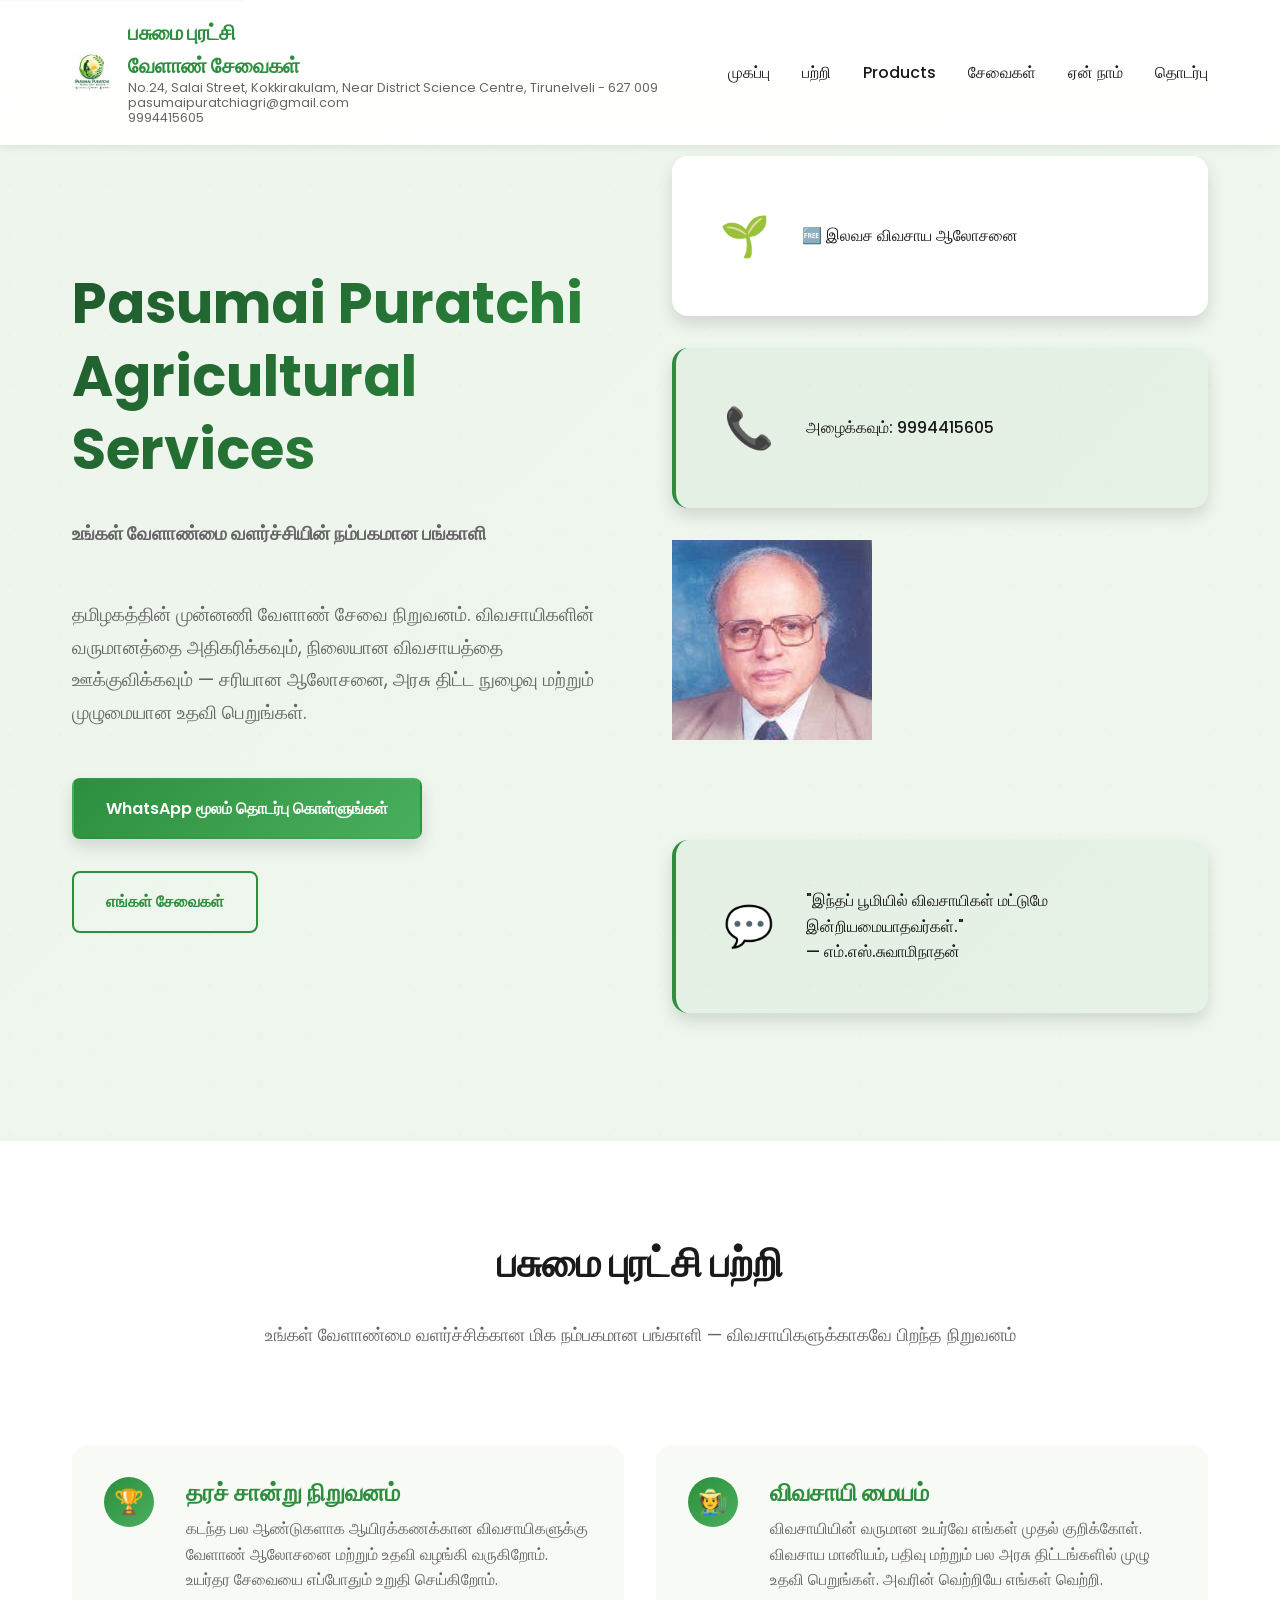
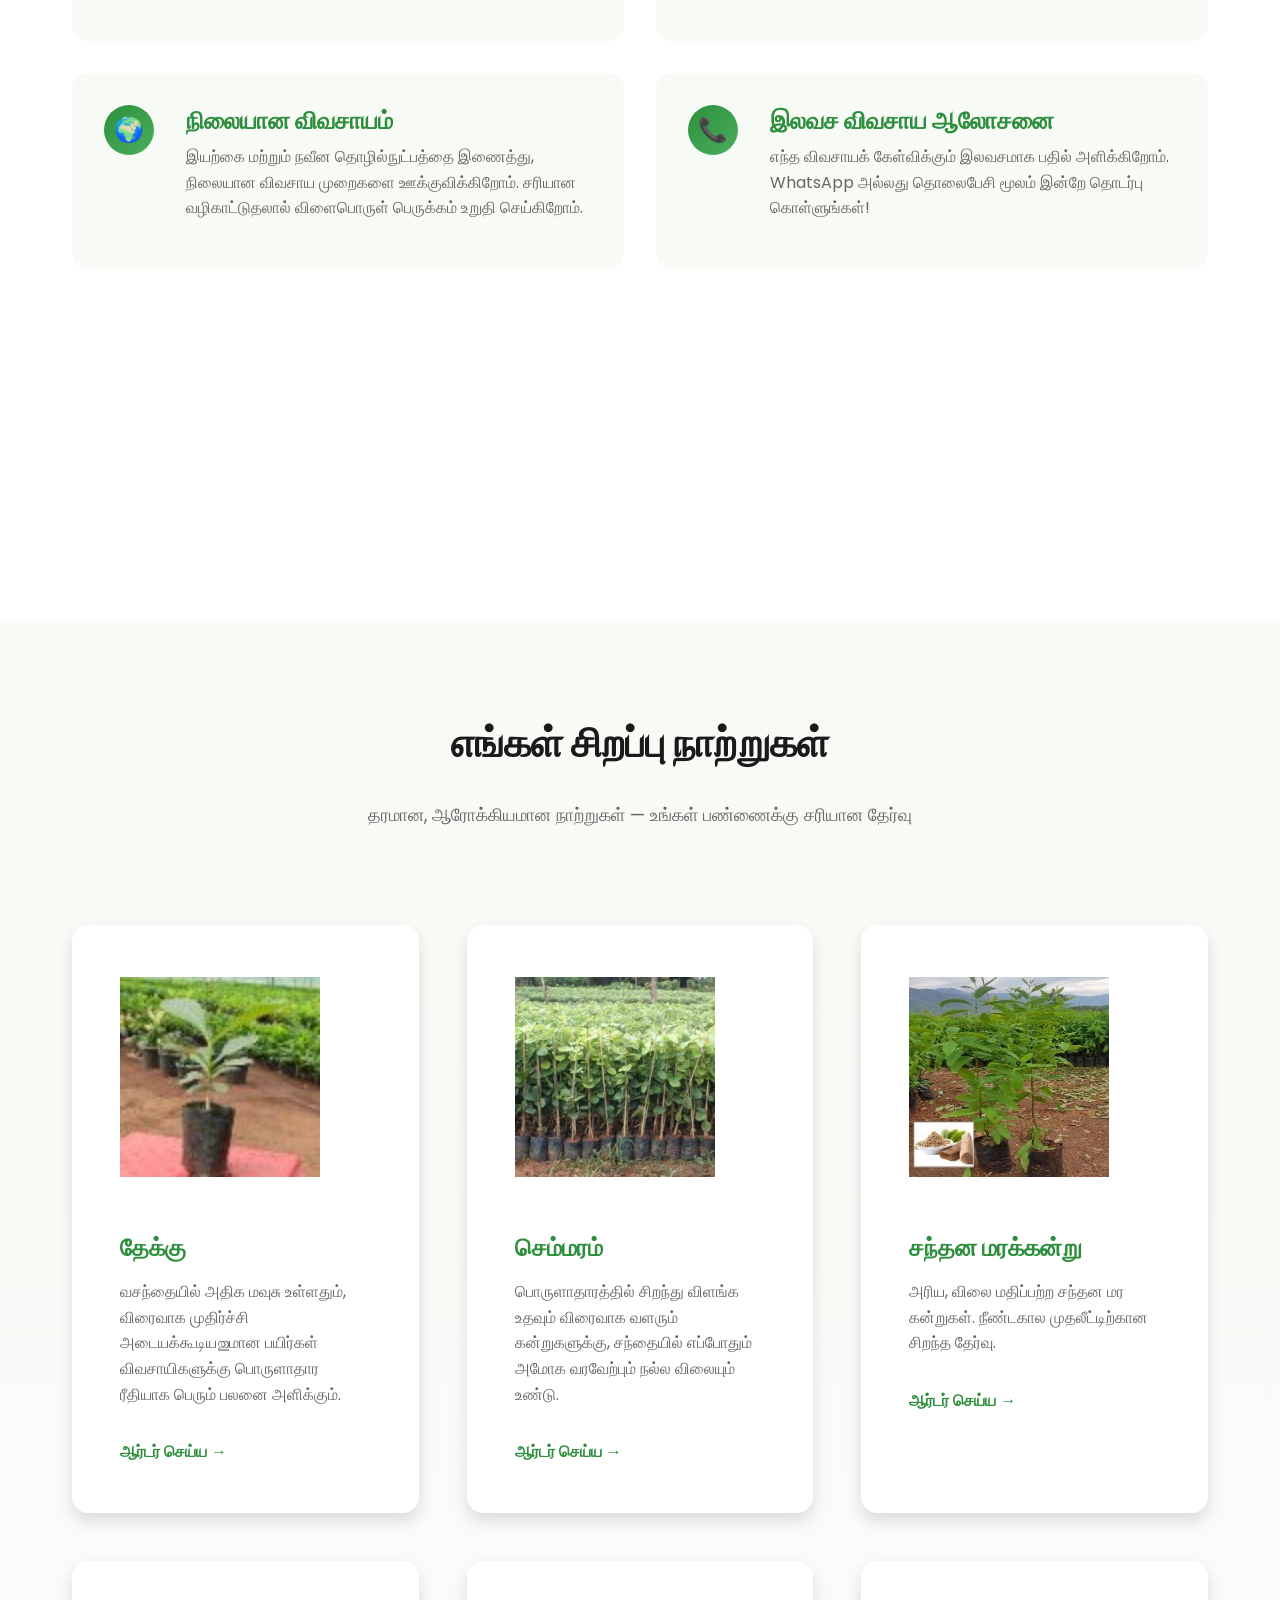
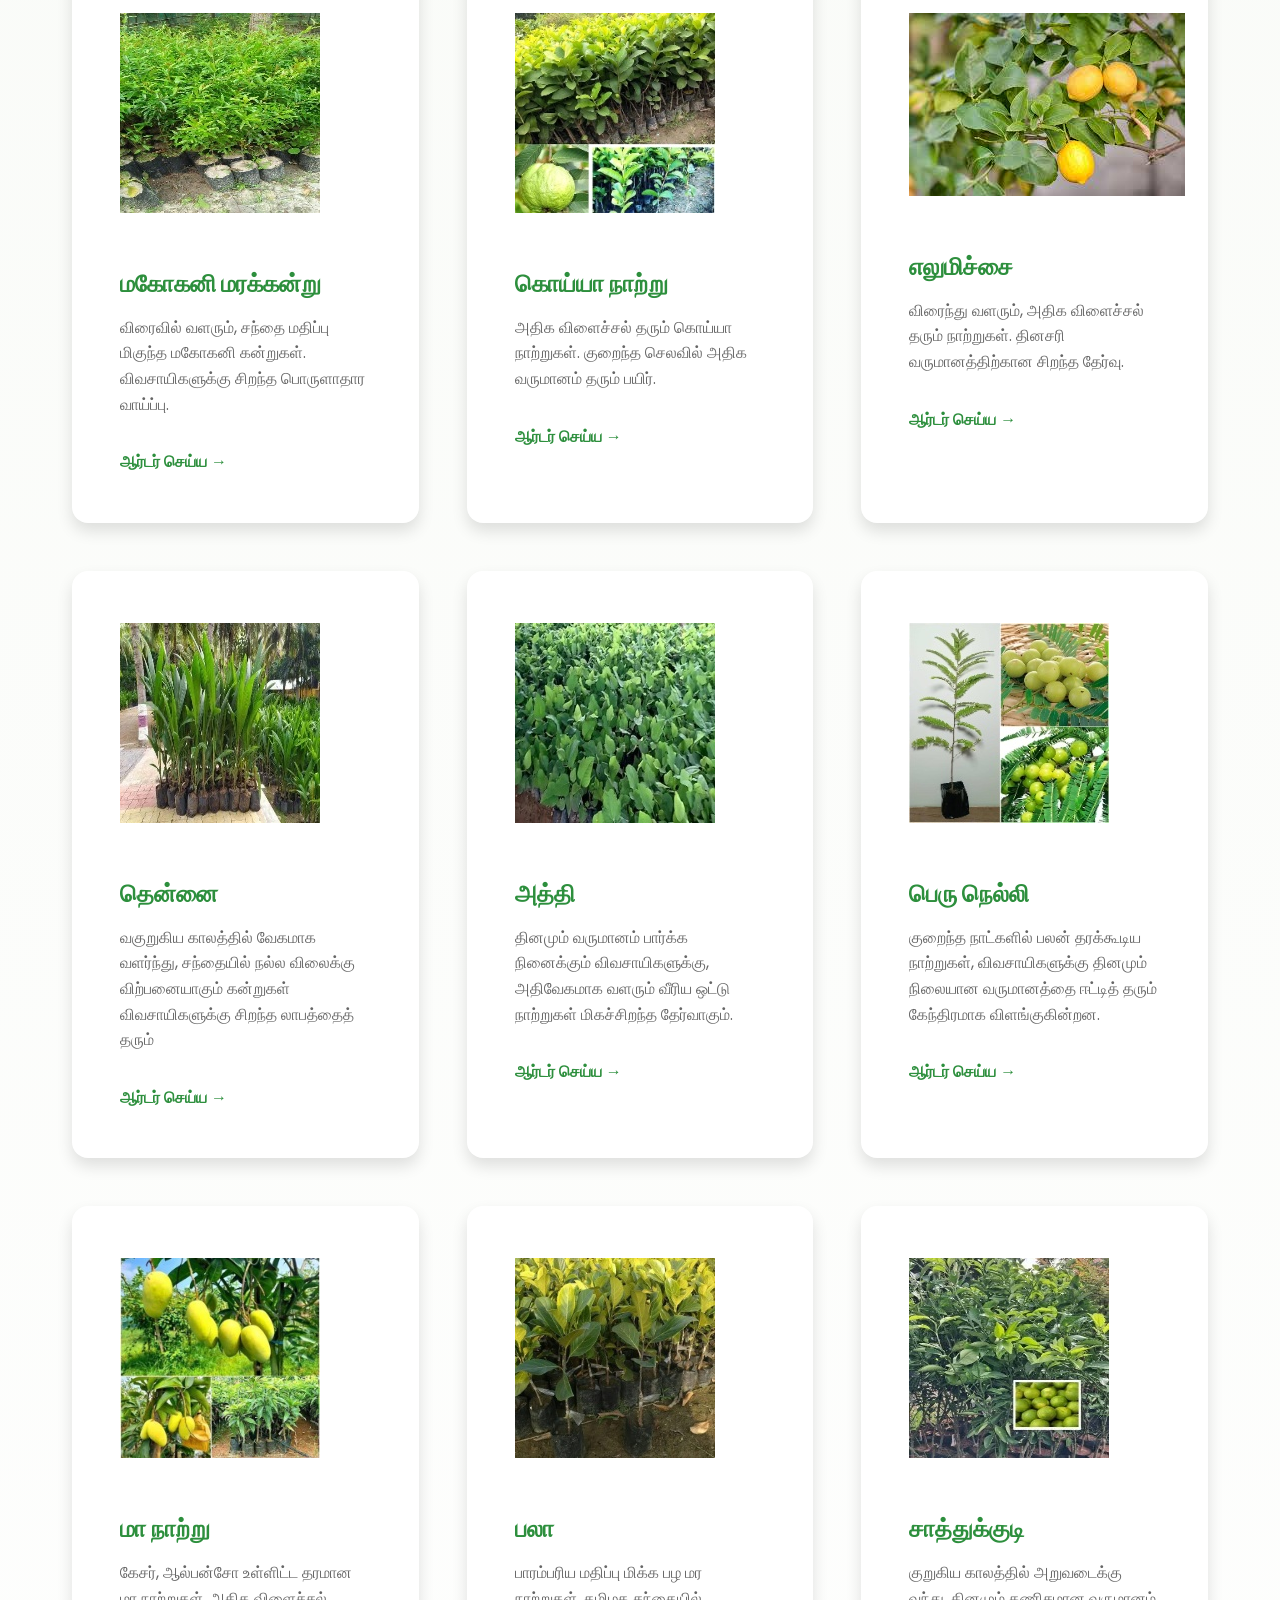
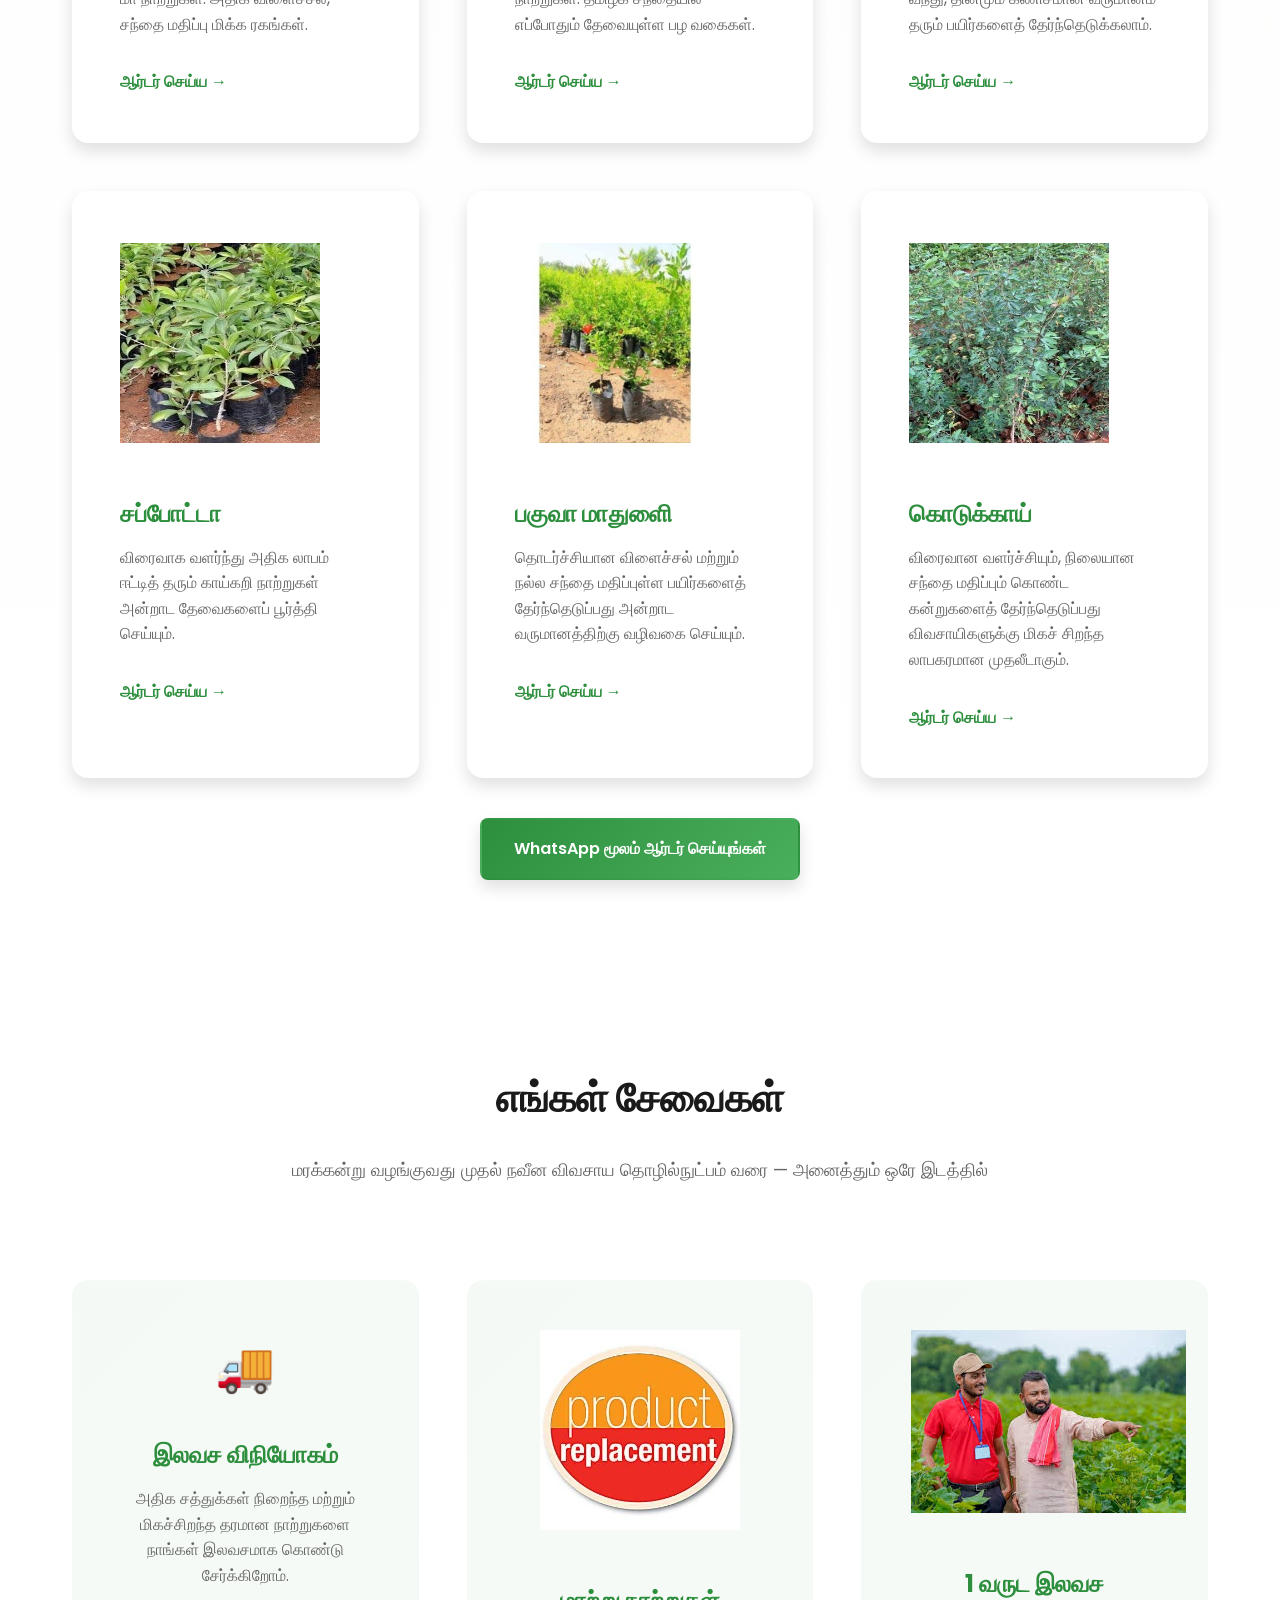
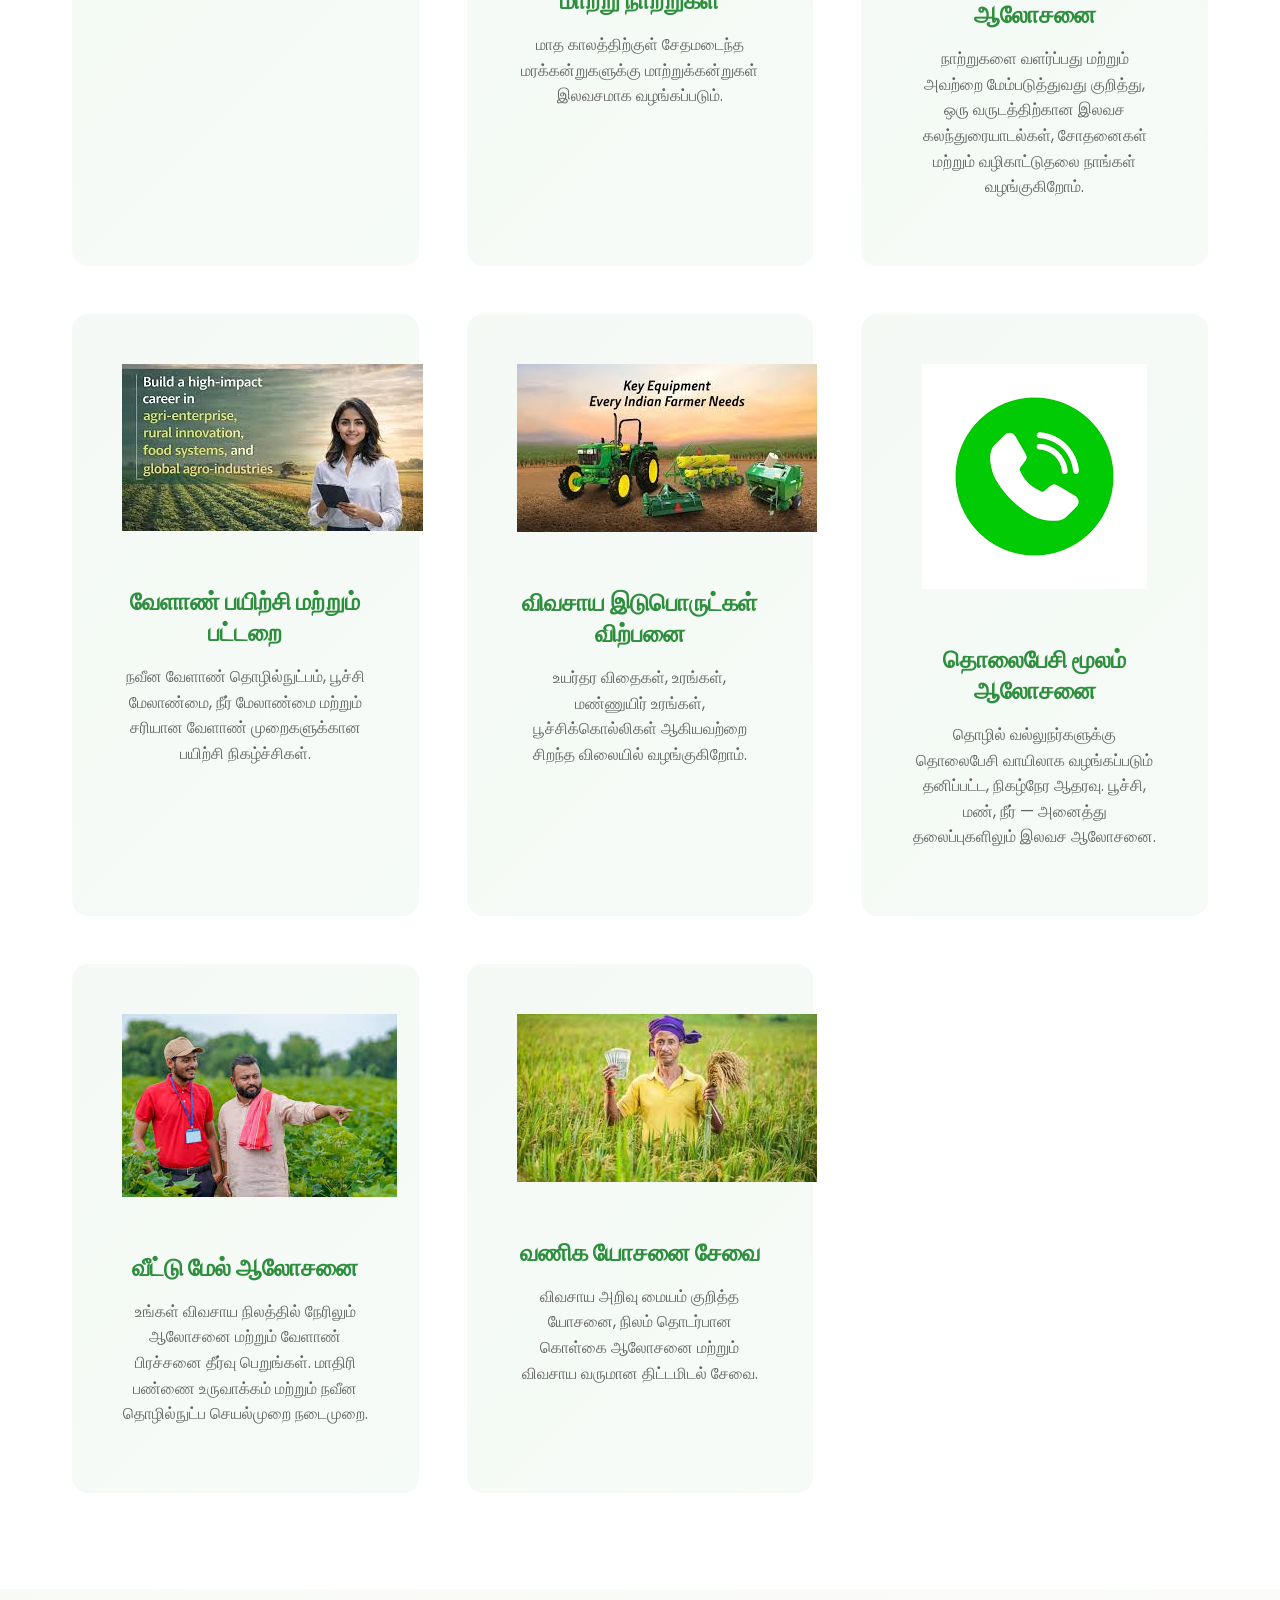
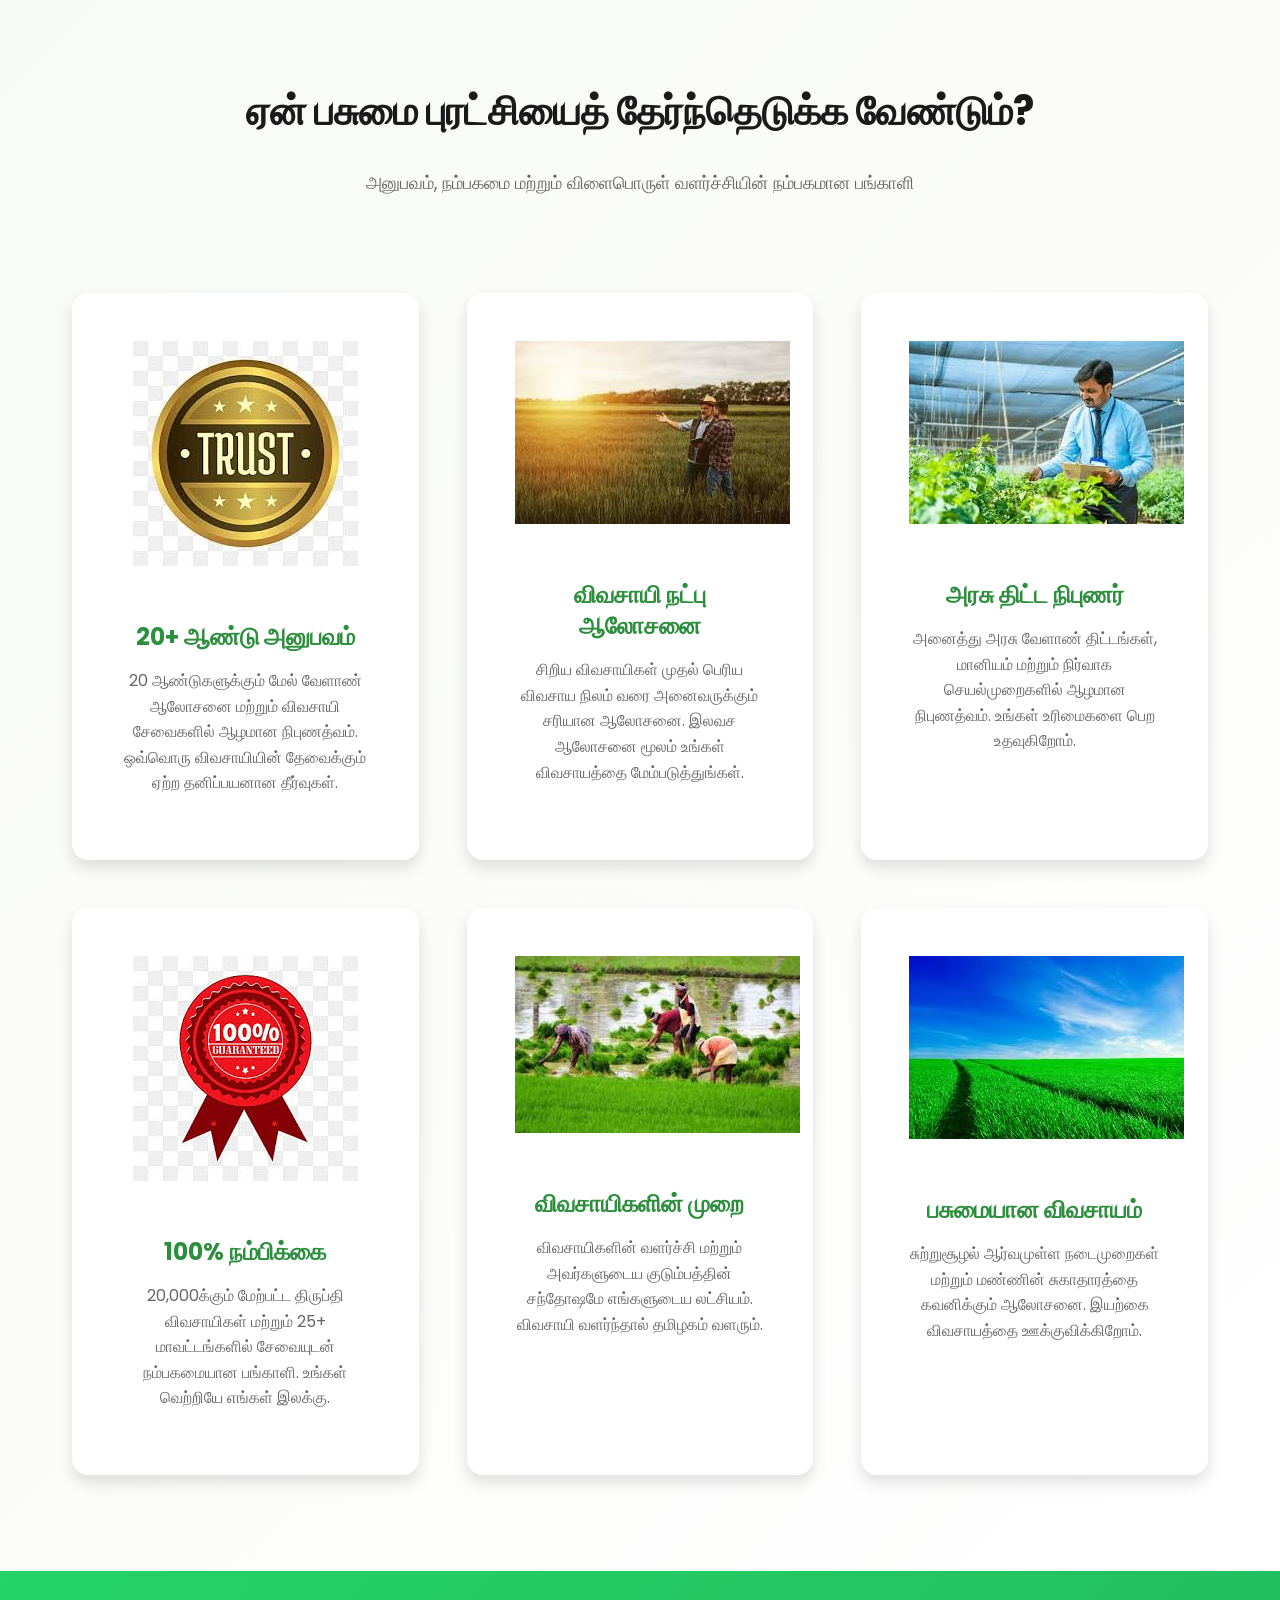
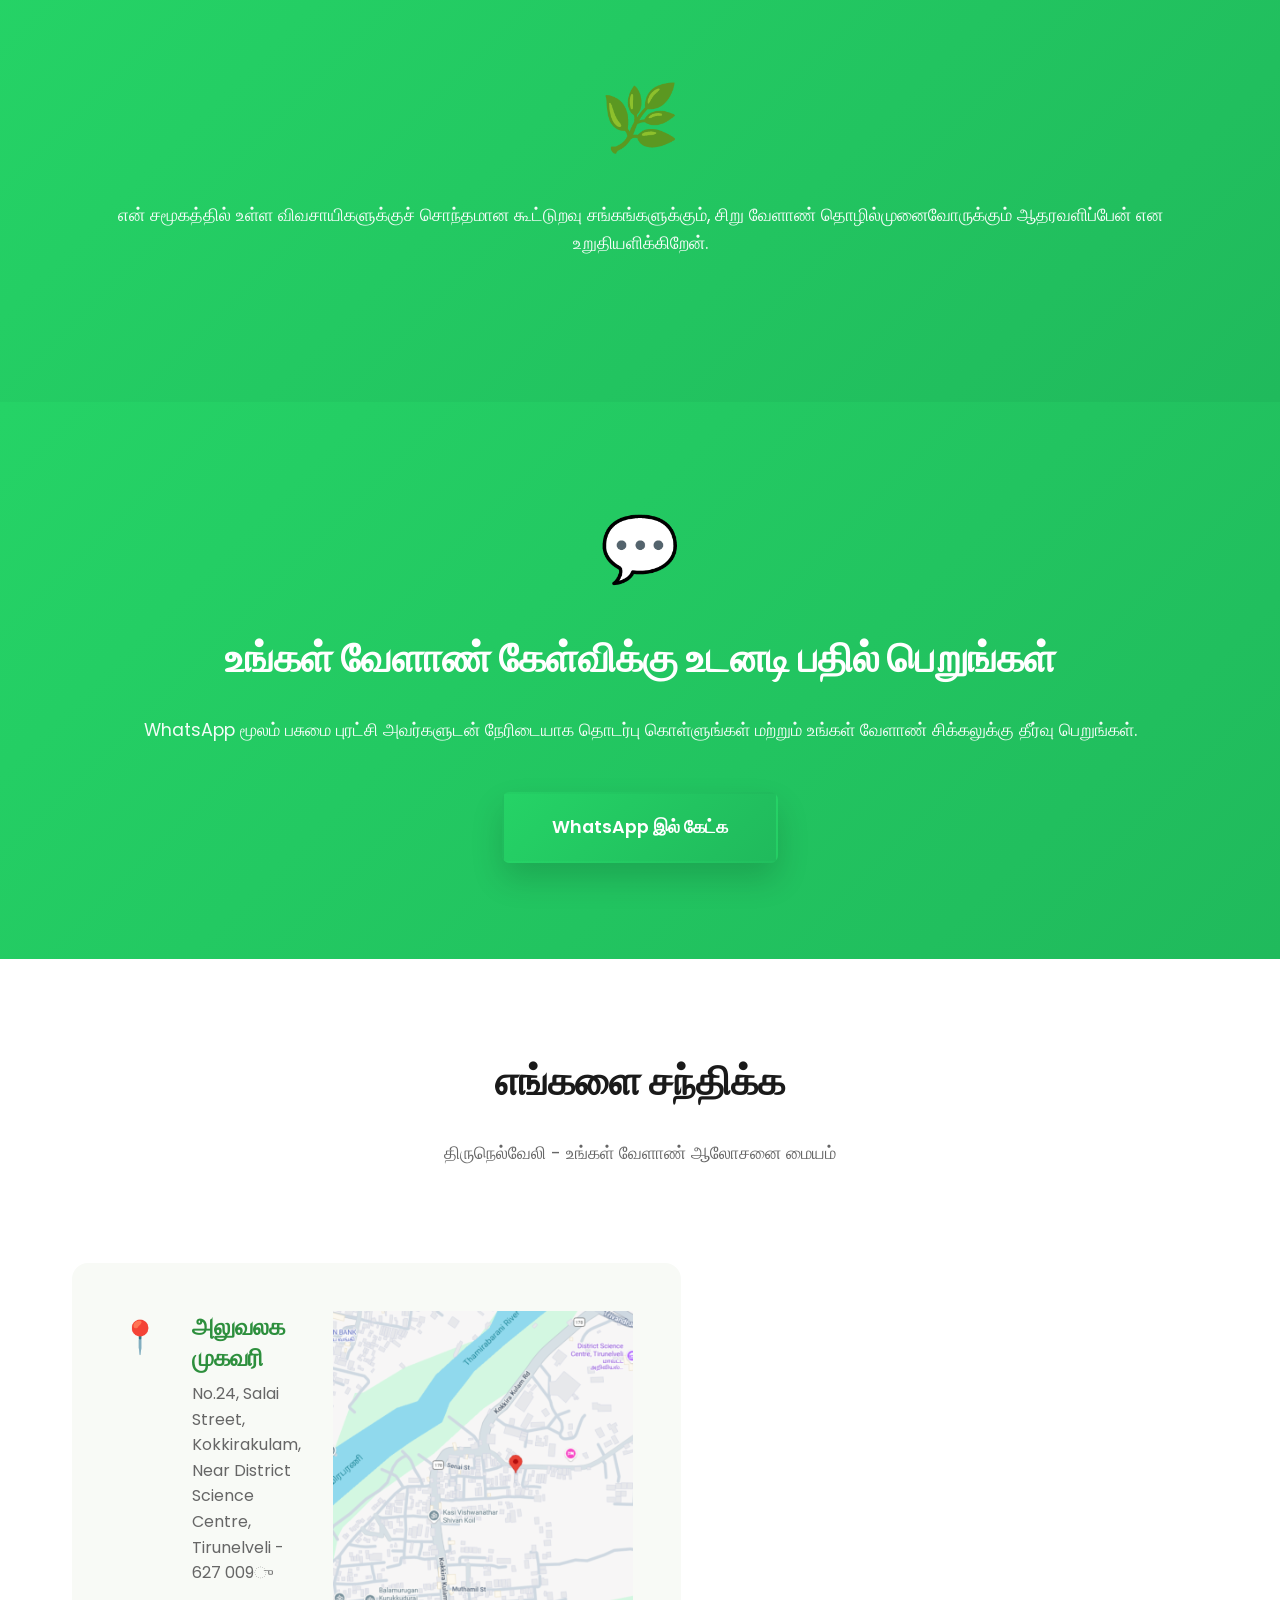
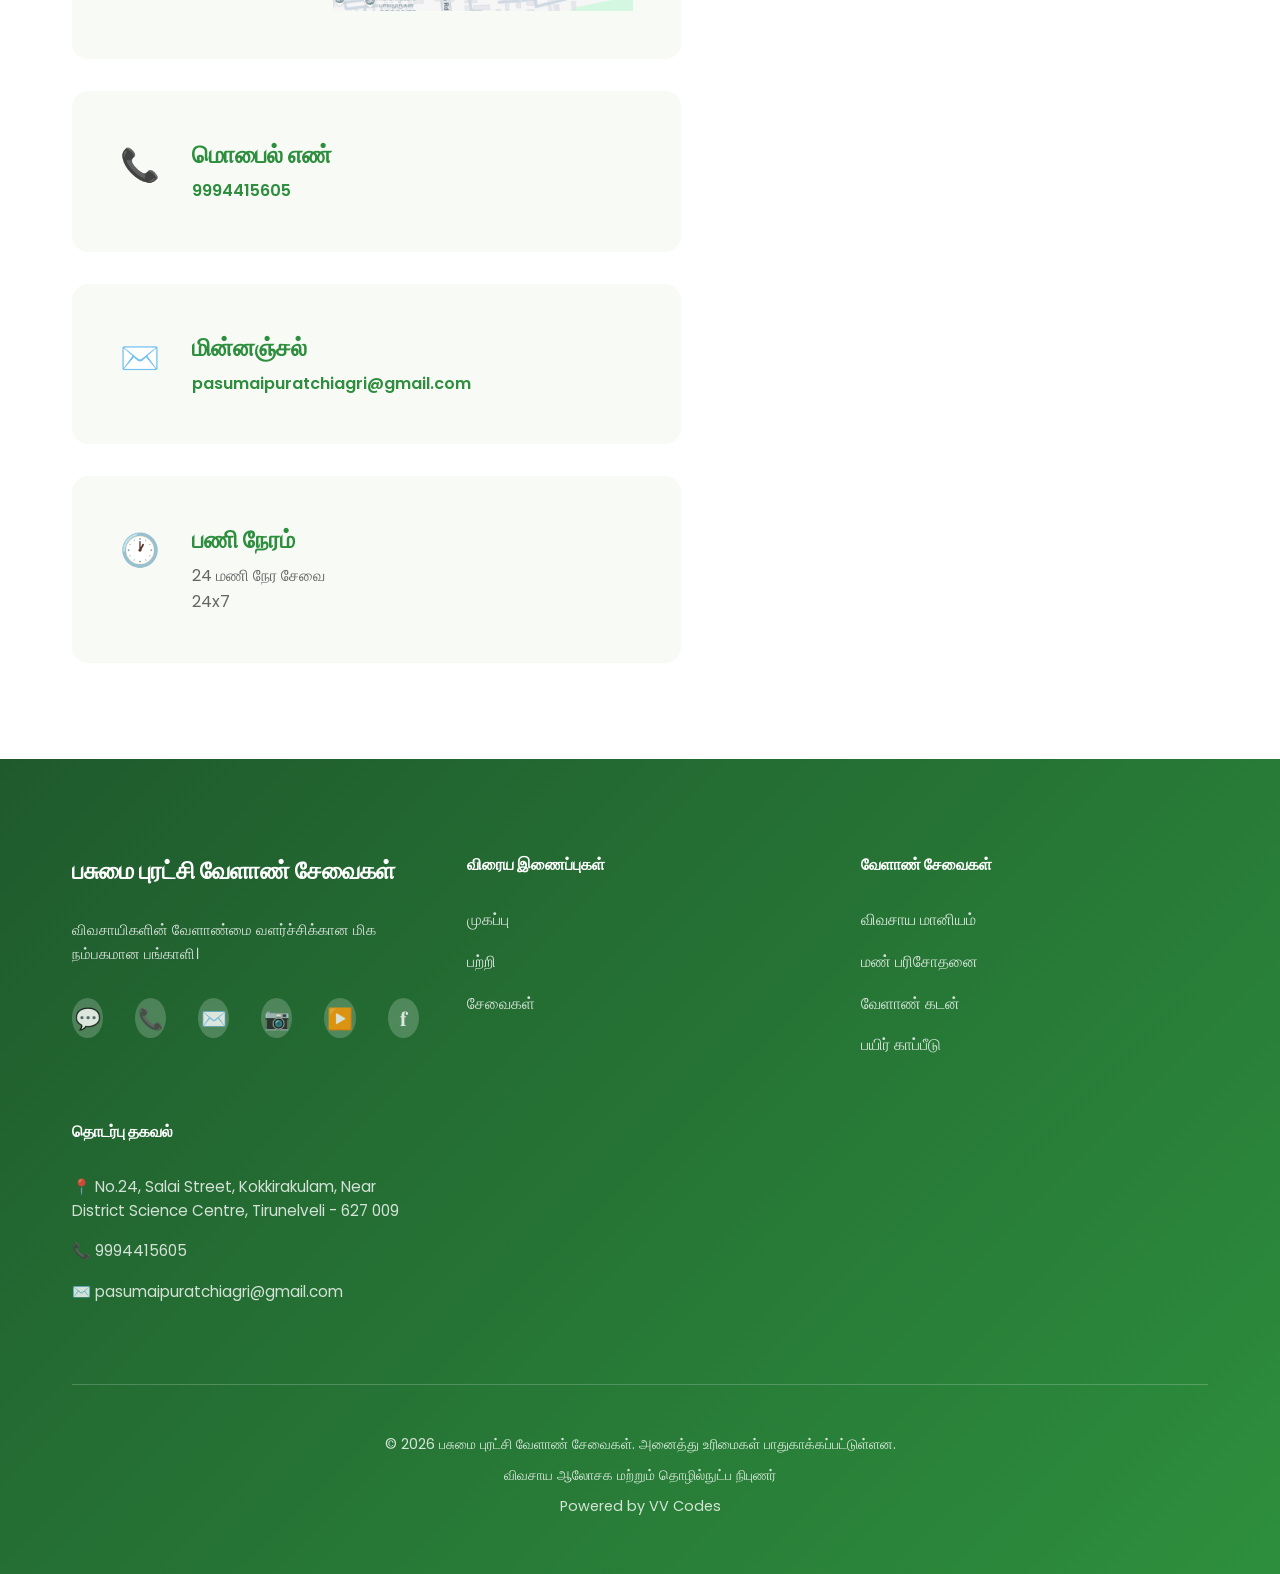
<file: index.html>
<!DOCTYPE html>            
<html lang="ta">
<head>
    <meta charset="UTF-8">
    <meta name="viewport" content="width=device-width, initial-scale=1.0">
    <meta name="description" content="பசுமை புரட்சி வேளாண் சேவைகள் - விவசாயிகளுக்கான அரசு திட்ட ஆலோசனை, மண் பரிசோதனை, வேளாண் கடன் உதவி">
    <meta name="keywords" content="வேளாண் சேவைகள், விவசாய மானியம், அரசு திட்டம், வேளாண் கடன், மண் பரிசோதனை, திருநெல்வேலி">
    <meta name="robots" content="index, follow">
    <link rel="canonical" href="https://pasumaipuratchiagri.com/">
    <title>பசுமை புரட்சி வேளாண் சேவைகள் | வேளாண் ஆலோசனை</title>
    <link rel="stylesheet" href="styles.css">
    <link href="https://fonts.googleapis.com/css2?family=Poppins:wght@300;400;500;600;700&display=swap" rel="stylesheet">
</head>
<body>
    <!-- Navigation Bar -->
    <nav class="navbar">
        <div class="container">
            <div class="navbar-content">
                <div class="logo">
                    <div class="logo-icon"><img src="logo.jpg" class="logo-icon"></div>
                    <div class="logo-text">
                        <div class="logo-title">பசுமை புரட்சி</div>
                        <div class="logo-title">வேளாண் சேவைகள்</div>
                        <div class="logo-subtitle"> No.24, Salai Street, Kokkirakulam, Near District Science Centre, Tirunelveli - 627 009</div>
                        <div class="logo-subtitle">pasumaipuratchiagri@gmail.com</div>
                        <div class="logo-subtitle">9994415605</div>
                    </div>
                </div>
                <button class="mobile-menu-btn" id="mobileMenuBtn">☰</button>
                <ul class="nav-links" id="navLinks">
                    <li><a href="#home">முகப்பு</a></li>
                    <li><a href="#about">பற்றி</a></li>
                    <li><a href="#products">Products</a></li>
                    <li><a href="#services">சேவைகள்</a></li>
                    <li><a href="#why">ஏன் நாம்</a></li>
                    <li><a href="#contact">தொடர்பு</a></li>
                </ul>
            </div>
        </div>
    </nav>

    <!-- Hero Section -->
    <section id="home" class="hero">
        <div class="hero-background">
            <div class="hero-gradient"></div>
            <div class="hero-pattern"></div>
        </div>
        <div class="container">
            <div class="hero-content">
                <div class="hero-text">
                    <h1 class="hero-title">Pasumai Puratchi Agricultural
                        Services</h1>
                    <h2 class="hero-subtitle">உங்கள் வேளாண்மை வளர்ச்சியின் நம்பகமான பங்காளி</h2>
                    <p class="hero-subtitle">தமிழகத்தின் முன்னணி வேளாண் சேவை நிறுவனம். விவசாயிகளின் வருமானத்தை அதிகரிக்கவும், நிலையான விவசாயத்தை ஊக்குவிக்கவும் — சரியான ஆலோசனை, அரசு திட்ட நுழைவு மற்றும் முழுமையான உதவி பெறுங்கள்.</p>
                    <div class="hero-buttons">
                        <a href="https://wa.me/919994415605?text=வணக்கம் மருதமுத்து அவர்களே, உங்கள் வேளாண் சேவைகள் குறித்து அறிய விரும்புகிறேன்." class="btn btn-primary" target="_blank">
                            WhatsApp மூலம் தொடர்பு கொள்ளுங்கள்
                        </a>
                        <a href="#services" class="btn btn-secondary">எங்கள் சேவைகள்</a>
                    </div>
                </div>
                <div class="hero-image">
                    <div class="hero-card">
                        <div class="card-icon">🌱</div>
                        <div class="card-text">
                            <p>🆓 இலவச விவசாய ஆலோசனை</p>
                        </div>
                    </div>
                    <div class="hero-card secondary">
                        <div class="card-icon">📞</div>
                        <div class="card-text">
                            <p>அழைக்கவும்: 9994415605</p>
                        </div>
                    </div>
                    <div class="hero-visual">
                        <div class="visual-element"><img src="ms.jpg"></div>
                    </div>
                    <div class="hero-card secondary">
                        <div class="card-icon">💬</div>
                        <div class="card-text">
                            <p>"இந்தப் பூமியில் விவசாயிகள் மட்டுமே இன்றியமையாதவர்கள்."</p>
                            <p>— எம்.எஸ்.சுவாமிநாதன்</p>
                        </div>
                    </div>
                </div>
            </div>
        </div>
    </section>

    <!-- About Section -->
    <section id="about" class="about">
        <div class="container">
            <div class="section-header">
                <h2>பசுமை புரட்சி பற்றி</h2>
                <p>உங்கள் வேளாண்மை வளர்ச்சிக்கான மிக நம்பகமான பங்காளி — விவசாயிகளுக்காகவே பிறந்த நிறுவனம்</p>
            </div>
            <div class="about-content">
                <div class="about-text">
                    <div class="about-item">
                        <div class="about-icon">🏆</div>
                        <div>
                            <h3>தரச் சான்று நிறுவனம்</h3>
                            <p>கடந்த பல ஆண்டுகளாக ஆயிரக்கணக்கான விவசாயிகளுக்கு வேளாண் ஆலோசனை மற்றும் உதவி வழங்கி வருகிறோம். உயர்தர சேவையை எப்போதும் உறுதி செய்கிறோம்.</p>
                        </div>
                    </div>
                    <div class="about-item">
                        <div class="about-icon">🧑‍🌾</div>
                        <div>
                            <h3>விவசாயி மையம்</h3>
                            <p>விவசாயியின் வருமான உயர்வே எங்கள் முதல் குறிக்கோள். விவசாய மானியம், பதிவு மற்றும் பல அரசு திட்டங்களில் முழு உதவி பெறுங்கள். அவரின் வெற்றியே எங்கள் வெற்றி.</p>
                        </div>
                    </div>
                    <div class="about-item">
                        <div class="about-icon">🌍</div>
                        <div>
                            <h3>நிலையான விவசாயம்</h3>
                            <p>இயற்கை மற்றும் நவீன தொழில்நுட்பத்தை இணைத்து, நிலையான விவசாய முறைகளை ஊக்குவிக்கிறோம். சரியான வழிகாட்டுதலால் விளைபொருள் பெருக்கம் உறுதி செய்கிறோம்.</p>
                        </div>
                    </div>
                    <div class="about-item">
                        <div class="about-icon">📞</div>
                        <div>
                            <h3>இலவச விவசாய ஆலோசனை</h3>
                            <p>எந்த விவசாயக் கேள்விக்கும் இலவசமாக பதில் அளிக்கிறோம். WhatsApp அல்லது தொலைபேசி மூலம் இன்றே தொடர்பு கொள்ளுங்கள்!</p>
                        </div>
                    </div>
                </div>
                <div class="about-stats">
                    <div class="stat-card">
                        <div class="stat-number">20000</div>
                        <div class="stat-label">மகிழ்ச்சியான விவசாயிகள்</div>
                    </div>
                    <div class="stat-card">
                        <div class="stat-number">50</div>
                        <div class="stat-label">அரசு திட்டங்கள்</div>
                    </div>
                    <div class="stat-card">
                        <div class="stat-number">25</div>
                        <div class="stat-label">மாவட்டங்களில் சேவை</div>
                    </div>
                </div>
            </div>
        </div>
    </section>
 <!-- Products Section -->
    <section id="products" class="government-services">
        <div class="container">
            <div class="section-header">
                <h2>எங்கள் சிறப்பு நாற்றுகள்</h2>
                <p>தரமான, ஆரோக்கியமான நாற்றுகள் — உங்கள் பண்ணைக்கு சரியான தேர்வு</p>
            </div>
            <div class="services-grid">
                <div class="service-card">
                    <div class="service-icon"><img src="teak.jpg"></div>
                    <h3>தேக்கு</h3>
                    <p>வசந்தையில் அதிக மவுசு உள்ளதும், விரைவாக முதிர்ச்சி அடையக்கூடியതുமான பயிர்கள் விவசாயிகளுக்கு பொருளாதார ரீதியாக பெரும் பலனை அளிக்கும்.</p>
                    <div class="service-link">ஆர்டர் செய்ய →</div>
                </div>
                <div class="service-card">
                    <div class="service-icon"><img src="sem.jpg"></div>
                    <h3>செம்மரம்</h3>
                    <p>பொருளாதாரத்தில் சிறந்து விளங்க உதவும் விரைவாக வளரும் கன்றுகளுக்கு, சந்தையில் எப்போதும் அமோக வரவேற்பும் நல்ல விலையும் உண்டு.</p>
                    <div class="service-link">ஆர்டர் செய்ய →</div>
                </div>
                <div class="service-card">
                    <div class="service-icon"><img src="sa.jpg"></div>
                    <h3>சந்தன மரக்கன்று</h3>
                    <p>அரிய, விலை மதிப்பற்ற சந்தன மர கன்றுகள். நீண்டகால முதலீட்டிற்கான சிறந்த தேர்வு.</p>
                    <div class="service-link">ஆர்டர் செய்ய →</div>
                </div>
                <div class="service-card">
                    <div class="service-icon"><img src="mahogany.jpg"></div>
                    <h3>மகோகனி மரக்கன்று</h3>
                    <p>விரைவில் வளரும், சந்தை மதிப்பு மிகுந்த மகோகனி கன்றுகள். விவசாயிகளுக்கு சிறந்த பொருளாதார வாய்ப்பு.</p>
                    <div class="service-link">ஆர்டர் செய்ய →</div>
                </div>
                <div class="service-card">
                    <div class="service-icon"><img src="go.jpg"></div>
                    <h3>கொய்யா நாற்று</h3>
                    <p>அதிக விளைச்சல் தரும் கொய்யா நாற்றுகள். குறைந்த செலவில் அதிக வருமானம் தரும் பயிர்.</p>
                    <div class="service-link">ஆர்டர் செய்ய →</div>
                </div>
                 <div class="service-card">
                    <div class="service-icon"><img src="le.jpg"></div>
                    <h3>எலுமிச்சை</h3>
                    <p>விரைந்து வளரும், அதிக விளைச்சல் தரும் நாற்றுகள். தினசரி வருமானத்திற்கான சிறந்த தேர்வு.</p>
                    <div class="service-link">ஆர்டர் செய்ய →</div>
                </div>
                <div class="service-card">
                    <div class="service-icon"><img src="coconut.jpg"></div>
                    <h3>தென்னை</h3>
                    <p>வகுறுகிய காலத்தில் வேகமாக வளர்ந்து, சந்தையில் நல்ல விலைக்கு விற்பனையாகும் கன்றுகள் விவசாயிகளுக்கு சிறந்த லாபத்தைத் தரும்</p>
                    <div class="service-link">ஆர்டர் செய்ய →</div>
                </div>
                 <div class="service-card">
                    <div class="service-icon"><img src="athi.jpg"></div>
                    <h3>அத்தி</h3>
                    <p>தினமும் வருமானம் பார்க்க நினைக்கும் விவசாயிகளுக்கு, அதிவேகமாக வளரும் வீரிய ஒட்டு நாற்றுகள் மிகச்சிறந்த தேர்வாகும்.</p>
                    <div class="service-link">ஆர்டர் செய்ய →</div>
                </div>
                <div class="service-card">
                    <div class="service-icon"><img src="amla.jpg"></div>
                    <h3>பெரு நெல்லி</h3>
                    <p>குறைந்த நாட்களில் பலன் தரக்கூடிய நாற்றுகள், விவசாயிகளுக்கு தினமும் நிலையான வருமானத்தை ஈட்டித் தரும் கேந்திரமாக விளங்குகின்றன.</p>
                    <div class="service-link">ஆர்டர் செய்ய →</div>
                </div>
                <div class="service-card">
                    <div class="service-icon"><img src="mango.jpg"></div>
                    <h3>மா நாற்று</h3>
                    <p>கேசர், ஆல்பன்சோ உள்ளிட்ட தரமான மா நாற்றுகள். அதிக விளைச்சல், சந்தை மதிப்பு மிக்க ரகங்கள்.</p>
                    <div class="service-link">ஆர்டர் செய்ய →</div>
                </div>
                <div class="service-card">
                    <div class="service-icon"><img src="ja.jpg"></div>
                    <h3>பலா</h3>
                    <p>பாரம்பரிய மதிப்பு மிக்க பழ மர நாற்றுகள். தமிழக சந்தையில் எப்போதும் தேவையுள்ள பழ வகைகள்.</p>
                    <div class="service-link">ஆர்டர் செய்ய →</div>
                </div>
                 <div class="service-card">
                    <div class="service-icon"><img src="sathu.jpg"></div>
                    <h3>சாத்துக்குடி</h3>
                    <p>குறுகிய காலத்தில் அறுவடைக்கு வந்து, தினமும் கணிசமான வருமானம் தரும் பயிர்களைத் தேர்ந்தெடுக்கலாம்.</p>
                    <div class="service-link">ஆர்டர் செய்ய →</div>
                </div>
                 <div class="service-card">
                    <div class="service-icon"><img src="sap.jpg"></div>
                    <h3>சப்போட்டா</h3>
                    <p>விரைவாக வளர்ந்து அதிக லாபம் ஈட்டித் தரும் காய்கறி நாற்றுகள் அன்றாட தேவைகளைப் பூர்த்தி செய்யும்.</p>
                    <div class="service-link">ஆர்டர் செய்ய →</div>
                </div>
             <div class="service-card">
                    <div class="service-icon"><img src="pom.jpg"></div>
                    <h3>பகுவா மாதுளைி</h3>
                    <p>தொடர்ச்சியான விளைச்சல் மற்றும் நல்ல சந்தை மதிப்புள்ள பயிர்களைத் தேர்ந்தெடுப்பது அன்றாட வருமானத்திற்கு வழிவகை செய்யும்.</p>
                    <div class="service-link">ஆர்டர் செய்ய →</div>
                </div>
             <div class="service-card">
                    <div class="service-icon"><img src="kodika.jpg"></div>
                    <h3>கொடுக்காய்</h3>
                    <p>விரைவான வளர்ச்சியும், நிலையான சந்தை மதிப்பும் கொண்ட கன்றுகளைத் தேர்ந்தெடுப்பது விவசாயிகளுக்கு மிகச் சிறந்த லாபகரமான முதலீடாகும்.</p>
                    <div class="service-link">ஆர்டர் செய்ய →</div>
                </div>
            </div>
            <div style="text-align:center; margin-top:2.5rem;">
                <a href="https://wa.me/919994415605?text=வணக்கம் பசுமை புரட்சி அவர்களே, நாற்றுகள் குறித்து ஆர்டர் செய்ய விரும்புகிறேன்." class="btn btn-primary" target="_blank">
                    WhatsApp மூலம் ஆர்டர் செய்யுங்கள்
                </a>
            </div>
        </div>
    </section>

    <!-- Services Section -->
    <section id="services" class="services">
        <div class="container">
            <div class="section-header">
                <h2>எங்கள் சேவைகள்</h2>
                <p>மரக்கன்று வழங்குவது முதல் நவீன விவசாய தொழில்நுட்பம் வரை — அனைத்தும் ஒரே இடத்தில்</p>
            </div>
            <div class="services-content">
                <div class="service-item">
                    <div class="service-image">🚚</div>
                    <h3>இலவச விநியோகம்</h3>
                    <p> அதிக சத்துக்கள் நிறைந்த மற்றும் மிகச்சிறந்த தரமான நாற்றுகளை நாங்கள் இலவசமாக கொண்டு சேர்க்கிறோம்.</p>
                </div>
                <div class="service-item">
                    <div class="service-image"><img src="replace.jpg"></div>
                    <h3>மாற்று நாற்றுகள்</h3>
                    <p>மாத காலத்திற்குள் சேதமடைந்த மரக்கன்றுகளுக்கு மாற்றுக்கன்றுகள் இலவசமாக வழங்கப்படும்.</p>
                </div>
                <div class="service-item">
                    <div class="service-image"><img src="agrodis.jpg"></div>
                    <h3>1 வருட இலவச ஆலோசனை</h3>
                    <p>நாற்றுகளை வளர்ப்பது மற்றும் அவற்றை மேம்படுத்துவது குறித்து, ஒரு வருடத்திற்கான இலவச கலந்துரையாடல்கள், சோதனைகள் மற்றும் வழிகாட்டுதலை நாங்கள் வழங்குகிறோம்.</p>
                </div>
                <div class="service-item">
                    <div class="service-image"><img src="edu.jpg"></div>
                    <h3>வேளாண் பயிற்சி மற்றும் பட்டறை</h3>
                    <p>நவீன வேளாண் தொழில்நுட்பம், பூச்சி மேலாண்மை, நீர் மேலாண்மை மற்றும் சரியான வேளாண் முறைகளுக்கான பயிற்சி நிகழ்ச்சிகள்.</p>
                </div>
                <div class="service-item">
                    <div class="service-image"><img src="equi1.jpg"></div>
                    <h3>விவசாய இடுபொருட்கள் விற்பனை</h3>
                    <p>உயர்தர விதைகள், உரங்கள், மண்ணுயிர் உரங்கள், பூச்சிக்கொல்லிகள் ஆகியவற்றை சிறந்த விலையில் வழங்குகிறோம்.</p>
                </div>
                <div class="service-item">
                    <div class="service-image"><img src="call.png"></div>
                    <h3>தொலைபேசி மூலம் ஆலோசனை</h3>
                    <p>தொழில் வல்லுநர்களுக்கு தொலைபேசி வாயிலாக வழங்கப்படும் தனிப்பட்ட, நிகழ்நேர ஆதரவு. பூச்சி, மண், நீர் — அனைத்து தலைப்புகளிலும் இலவச ஆலோசனை.</p>
                </div>
                <div class="service-item">
                    <div class="service-image"><img src="agrodis.jpg"></div>
                    <h3>வீட்டு மேல் ஆலோசனை</h3>
                    <p>உங்கள் விவசாய நிலத்தில் நேரிலும் ஆலோசனை மற்றும் வேளாண் பிரச்சனை தீர்வு பெறுங்கள். மாதிரி பண்ணை உருவாக்கம் மற்றும் நவீன தொழில்நுட்ப செயல்முறை நடைமுறை.</p>
                </div>
                <div class="service-item">
                    <div class="service-image"><img src="bus.jpg"></div>
                    <h3>வணிக யோசனை சேவை</h3>
                    <p>விவசாய அறிவு மையம் குறித்த யோசனை, நிலம் தொடர்பான கொள்கை ஆலோசனை மற்றும் விவசாய வருமான திட்டமிடல் சேவை.</p>
                </div>
            </div>
        </div>
    </section>

   

    <!-- Why Choose Us Section -->
    <section id="why" class="why-choose">
        <div class="container">
            <div class="section-header">
                <h2>ஏன் பசுமை புரட்சியைத் தேர்ந்தெடுக்க வேண்டும்?</h2>
                <p>அனுபவம், நம்பகமை மற்றும் விளைபொருள் வளர்ச்சியின் நம்பகமான பங்காளி</p>
            </div>
            <div class="why-grid">
                <div class="why-card">
                    <div class="why-icon"><img src="trust.jpg"></div>
                    <h3>20+ ஆண்டு அனுபவம்</h3>
                    <p>20 ஆண்டுகளுக்கும் மேல் வேளாண் ஆலோசனை மற்றும் விவசாயி சேவைகளில் ஆழமான நிபுணத்வம். ஒவ்வொரு விவசாயியின் தேவைக்கும் ஏற்ற தனிப்பயனான தீர்வுகள்.</p>
                </div>
                <div class="why-card">
                    <div class="why-icon"><img src="ser1.jpg"></div>
                    <h3>விவசாயி நட்பு ஆலோசனை</h3>
                    <p>சிறிய விவசாயிகள் முதல் பெரிய விவசாய நிலம் வரை அனைவருக்கும் சரியான ஆலோசனை. இலவச ஆலோசனை மூலம் உங்கள் விவசாயத்தை மேம்படுத்துங்கள்.</p>
                </div>
                <div class="why-card">
                    <div class="why-icon"><img src="agri.jpg"></div>
                    <h3>அரசு திட்ட நிபுணர்</h3>
                    <p>அனைத்து அரசு வேளாண் திட்டங்கள், மானியம் மற்றும் நிர்வாக செயல்முறைகளில் ஆழமான நிபுணத்வம். உங்கள் உரிமைகளை பெற உதவுகிறோம்.</p>
                </div>
                <div class="why-card">
                    <div class="why-icon"><img src="100.jpg"></div>
                    <h3>100% நம்பிக்கை</h3>
                    <p>20,000க்கும் மேற்பட்ட திருப்தி விவசாயிகள் மற்றும் 25+ மாவட்டங்களில் சேவையுடன் நம்பகமையான பங்காளி. உங்கள் வெற்றியே எங்கள் இலக்கு.</p>
                </div>
                <div class="why-card">
                    <div class="why-icon"><img src="free.jpg"></div>
                    <h3>விவசாயிகளின் முறை</h3>
                    <p>விவசாயிகளின் வளர்ச்சி மற்றும் அவர்களுடைய குடும்பத்தின் சந்தோஷமே எங்களுடைய லட்சியம். விவசாயி வளர்ந்தால் தமிழகம் வளரும்.</p>
                </div>
                <div class="why-card">
                    <div class="why-icon"><img src="gree.jpg"></div>
                    <h3>பசுமையான விவசாயம்</h3>
                    <p>சுற்றுசூழல் ஆர்வமுள்ள நடைமுறைகள் மற்றும் மண்ணின் சுகாதாரத்தை கவனிக்கும் ஆலோசனை. இயற்கை விவசாயத்தை ஊக்குவிக்கிறோம்.</p>
                </div>
            </div>
        </div>
    </section>

    <!-- Promise Section -->
    <section class="whatsapp-section">
        <div class="container">
            <div class="whatsapp-content">
                <div class="whatsapp-icon">🌿</div>
                <p>என் சமூகத்தில் உள்ள விவசாயிகளுக்குச் சொந்தமான கூட்டுறவு சங்கங்களுக்கும், சிறு வேளாண் தொழில்முனைவோருக்கும் ஆதரவளிப்பேன் என உறுதியளிக்கிறேன்.</p>                
            </div>
        </div>
    </section>

    <!-- WhatsApp CTA Section -->
    <section class="whatsapp-section">
        <div class="container">
            <div class="whatsapp-content">
                <div class="whatsapp-icon">💬</div>
                <h2>உங்கள் வேளாண் கேள்விக்கு உடனடி பதில் பெறுங்கள்</h2>
                <p>WhatsApp மூலம் பசுமை புரட்சி அவர்களுடன் நேரிடையாக தொடர்பு கொள்ளுங்கள் மற்றும் உங்கள் வேளாண் சிக்கலுக்கு தீர்வு பெறுங்கள்.</p>
                <a href="https://wa.me/919994415605?text=வணக்கம் பசுமை புரட்சி அவர்களே, உங்கள் வேளாண் சேவைகள் குறித்து அறிய விரும்புகிறேன்." class="btn btn-whatsapp" target="_blank">
                    WhatsApp இல் கேட்க
                </a>
            </div>
        </div>
    </section>
    <!-- Location Section -->
    <section id="contact" class="location-section">
        <div class="container">
            <div class="section-header">
                <h2>எங்களை சந்திக்க</h2>
                <p>திருநெல்வேலி - உங்கள் வேளாண் ஆலோசனை மையம்</p>
            </div>
            <div class="location-content">
                <div class="location-info">
                    <div class="info-card">
                        <div class="info-icon">📍</div>
                        <div class="info-details">
                            <h3>அலுவலக முகவரி</h3>
                            <p>No.24, Salai Street, Kokkirakulam, Near District Science Centre, Tirunelveli -   627 009ு</p>
                        </div>
            <a class="we" href="https://www.google.com/maps/place/8%C2%B043'28.1%22N+77%C2%B042'50.3%22E/@8.7244663,77.7113991,17z/data=!3m1!4b1!4m4!3m3!8m2!3d8.7244663!4d77.713974?hl=en&entry=ttu&g_ep=EgoyMDI2MDUyMC4wIKXMDSoASAFQAw%3D%3D"><img src="map.png" class="we"></a>
                    </div>
                    <div class="info-card">
                        <div class="info-icon">📞</div>
                        <div class="info-details">
                            <h3>மொபைல் எண்</h3>
                            <p><a href="tel:919994415605">9994415605</a></p>
                        </div>
                    </div>
                    <div class="info-card">
                        <div class="info-icon">✉️</div>
                        <div class="info-details">
                            <h3>மின்னஞ்சல்</h3>
                            <p><a href="mailto:pasumaipuratchiagri@gmail.com">pasumaipuratchiagri@gmail.com</a></p>
                        </div>
                    </div>
                    <div class="info-card">
                        <div class="info-icon">🕐</div>
                        <div class="info-details">
                            <h3>பணி நேரம்</h3>
                            <p>24 மணி நேர சேவை<br>24x7</p>
                        </div>
                    </div>
                </div>
               
                </div>
            </div>
        </div>
    </section>

    <!-- Footer -->
    <footer class="footer">
        <div class="container">
            <div class="footer-content">
                <div class="footer-section">
                    <h3>பசுமை புரட்சி வேளாண் சேவைகள்</h3>
                    <p>விவசாயிகளின் வேளாண்மை வளர்ச்சிக்கான மிக நம்பகமான பங்காளி।</p>
                    <div class="social-links">
                        <a href="https://wa.me/919994415605" target="_blank" title="WhatsApp">💬</a>
                        <a href="tel:919994415605" target="_blank" title="Phone">📞</a>
                        <a href="mailto:pasumaipuratchiagri@gmail.com" target="_blank" title="Email">✉️</a>
                        <a href="https://https://www.instagram.com/pasumai_puratchi_agri_services/" target="_blank" title="Instagram">📷</a>
                        <a href="https://www.youtube.com/@pasumaipuratchiagriserv" target="_blank" title="Youtube">▶️</a>
                        <a href="https://www.facebook.com/profile.php?id=61590601460854" target="_blank" title="Facebook">𝐟</a>
                    </div>
                </div>
                <div class="footer-section">
                    <h4>விரைய இணைப்புகள்</h4>
                    <ul>
                        <li><a href="#home">முகப்பு</a></li>
                        <li><a href="#about">பற்றி</a></li>
                        <li><a href="#services">சேவைகள்</a></li>
                    </ul>
                </div>
                <div class="footer-section">
                    <h4>வேளாண் சேவைகள்</h4>
                    <ul>
                        <li><a href="#government">விவசாய மானியம்</a></li>
                        <li><a href="#government">மண் பரிசோதனை</a></li>
                        <li><a href="#government">வேளாண் கடன்</a></li>
                        <li><a href="#government">பயிர் காப்பீடு</a></li>
                    </ul>
                </div>
                <div class="footer-section">
                    <h4>தொடர்பு தகவல்</h4>
                    <p>📍 No.24, Salai Street, Kokkirakulam, Near District Science Centre, Tirunelveli -   627 009</p>
                    <p>📞 9994415605</p>
                    <p>✉️ pasumaipuratchiagri@gmail.com</p>
                </div>
            </div>
            <div class="footer-bottom">
                <p>&copy; 2026 பசுமை புரட்சி வேளாண் சேவைகள். அனைத்து உரிமைகள் பாதுகாக்கப்பட்டுள்ளன.</p>
                <p>விவசாய ஆலோசக மற்றும் தொழில்நுட்ப நிபுணர்</p>
                <p>Powered by VV Codes</p>
            </div>
        </div>
    </footer>

    <script src="script.js"></script>
</body>
</html>
</file>
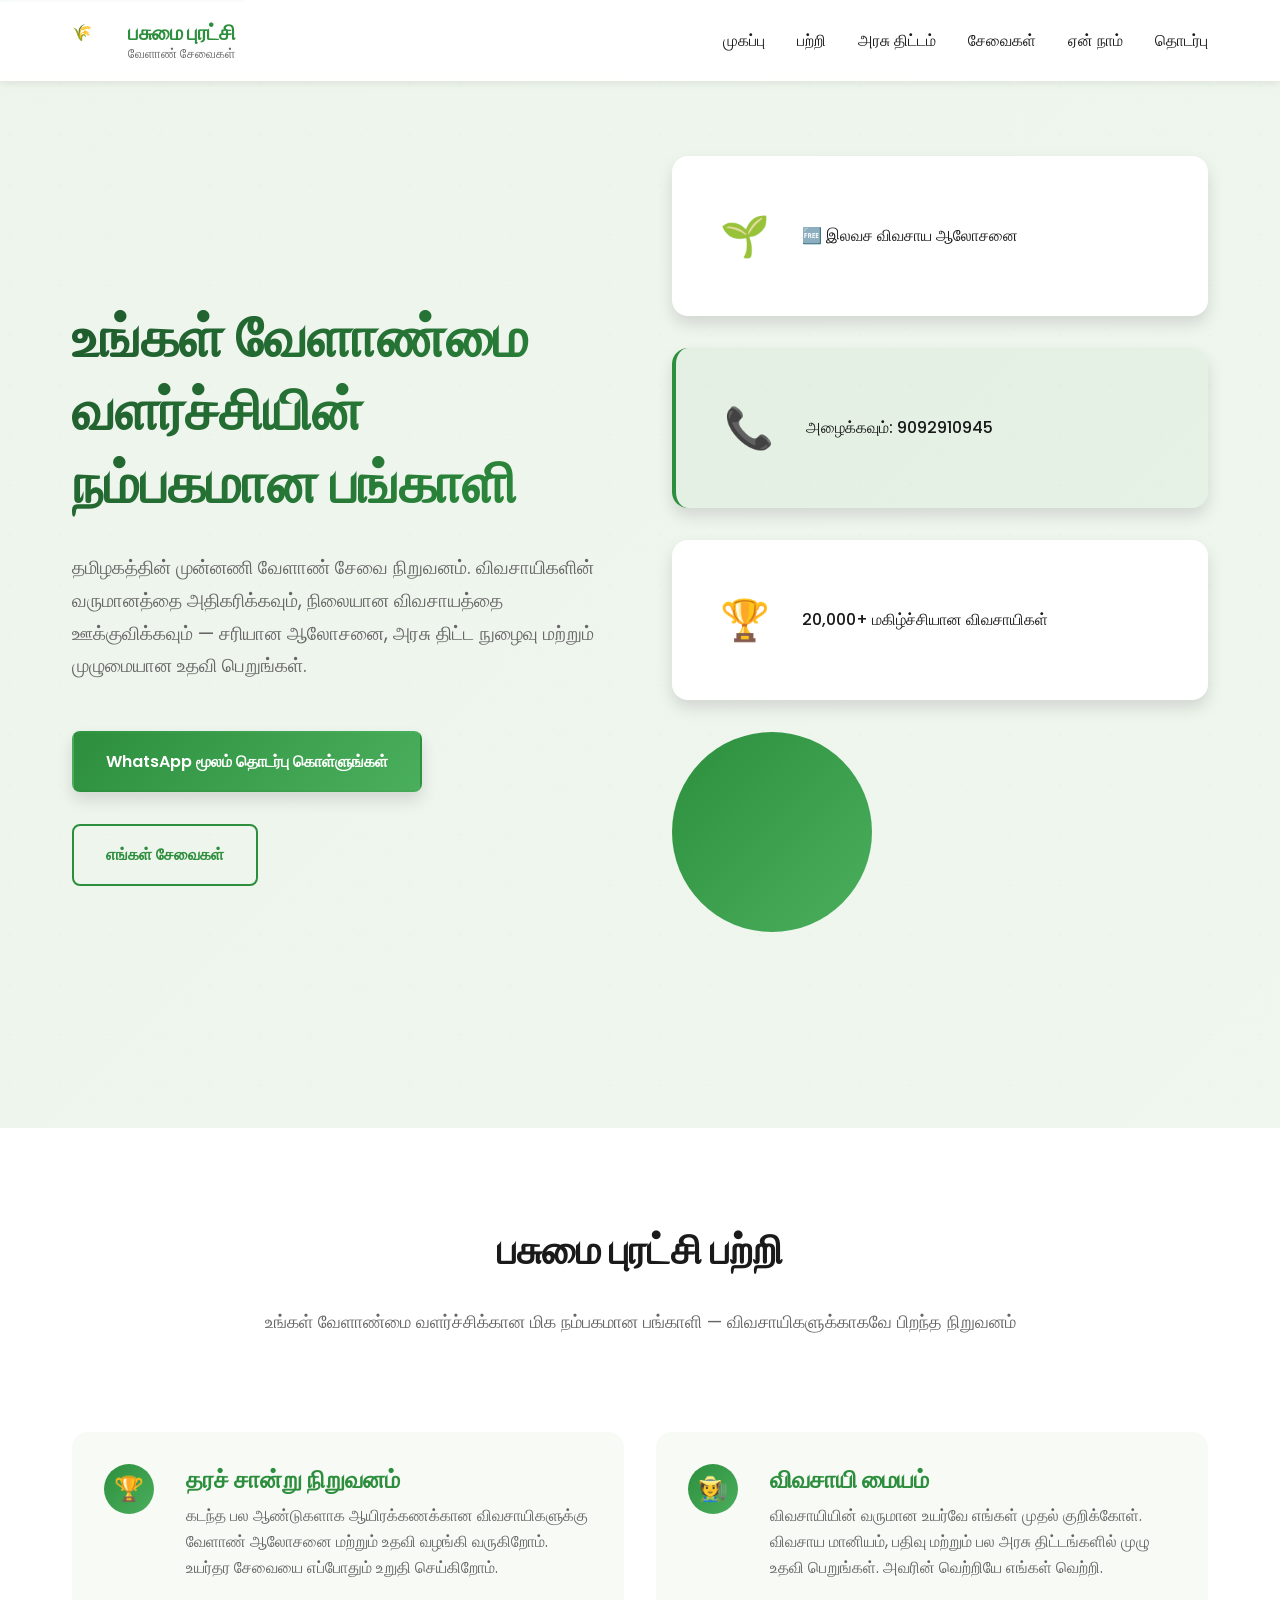
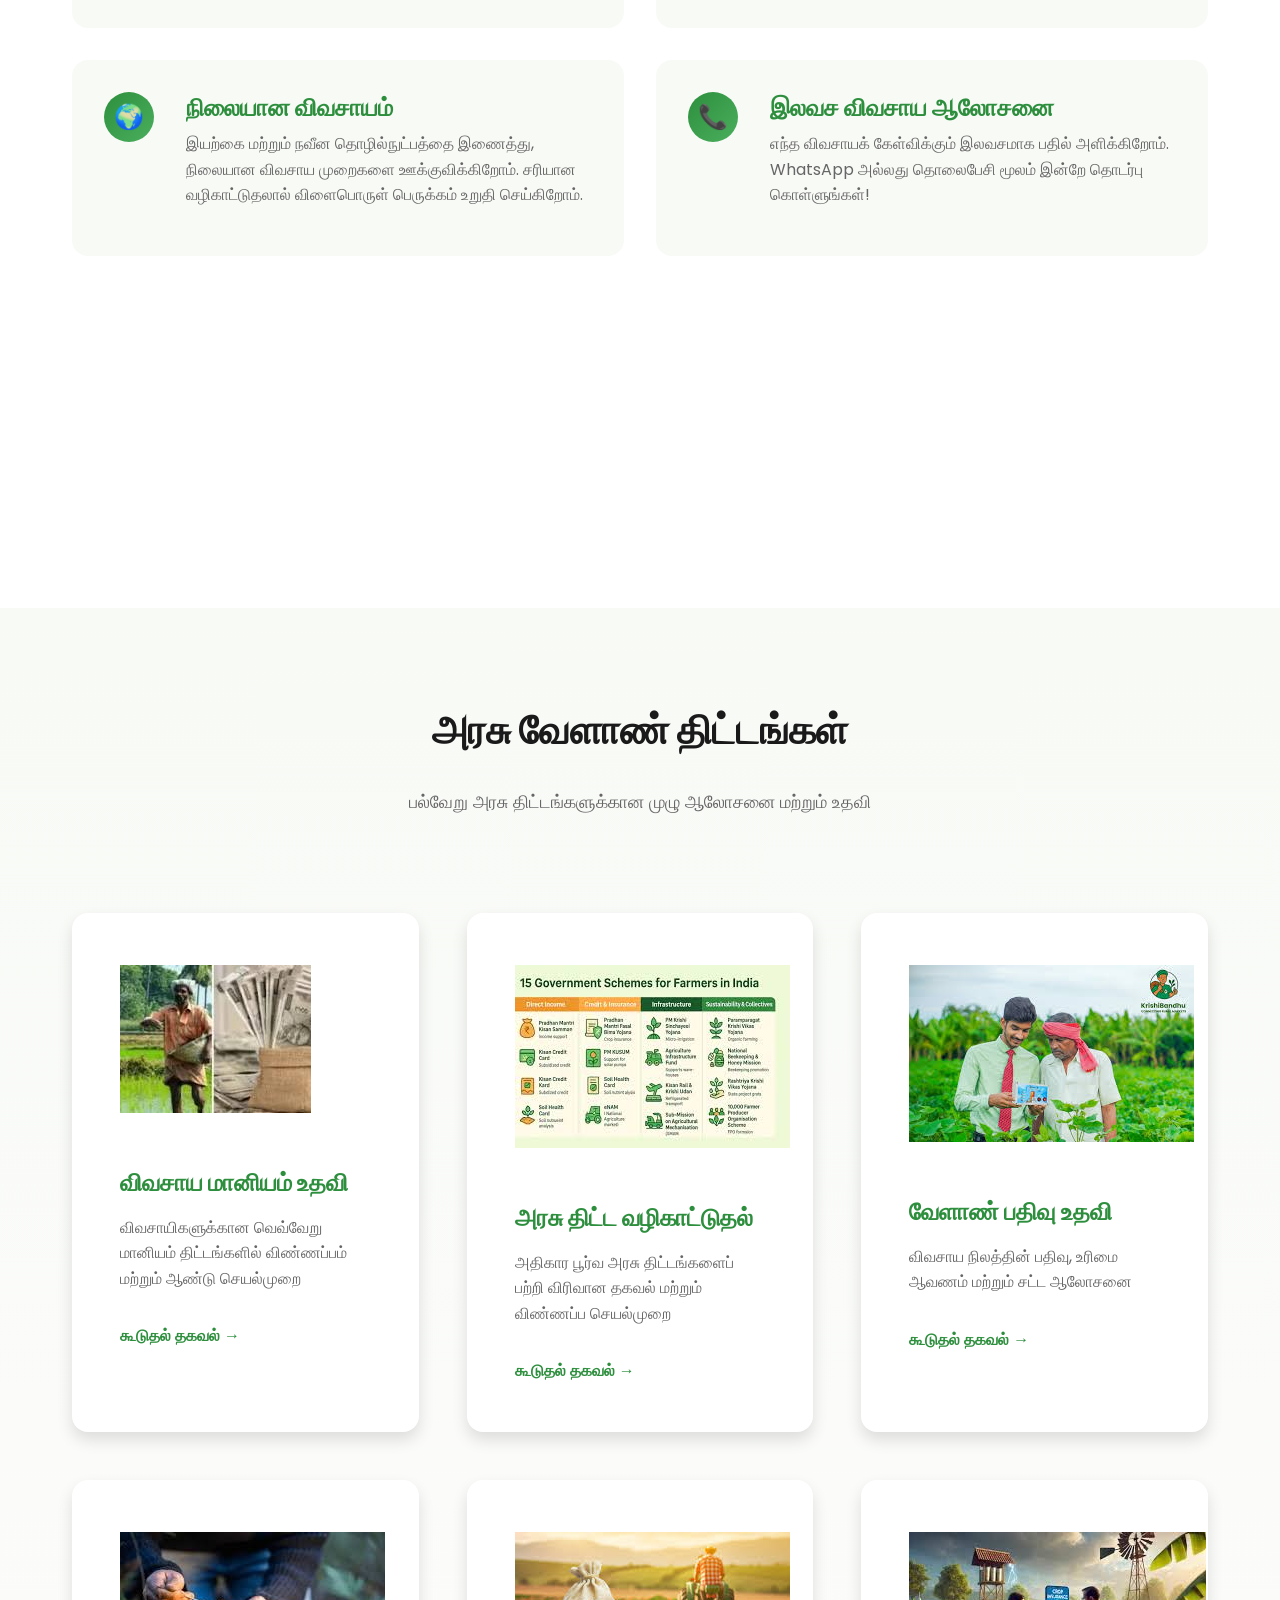
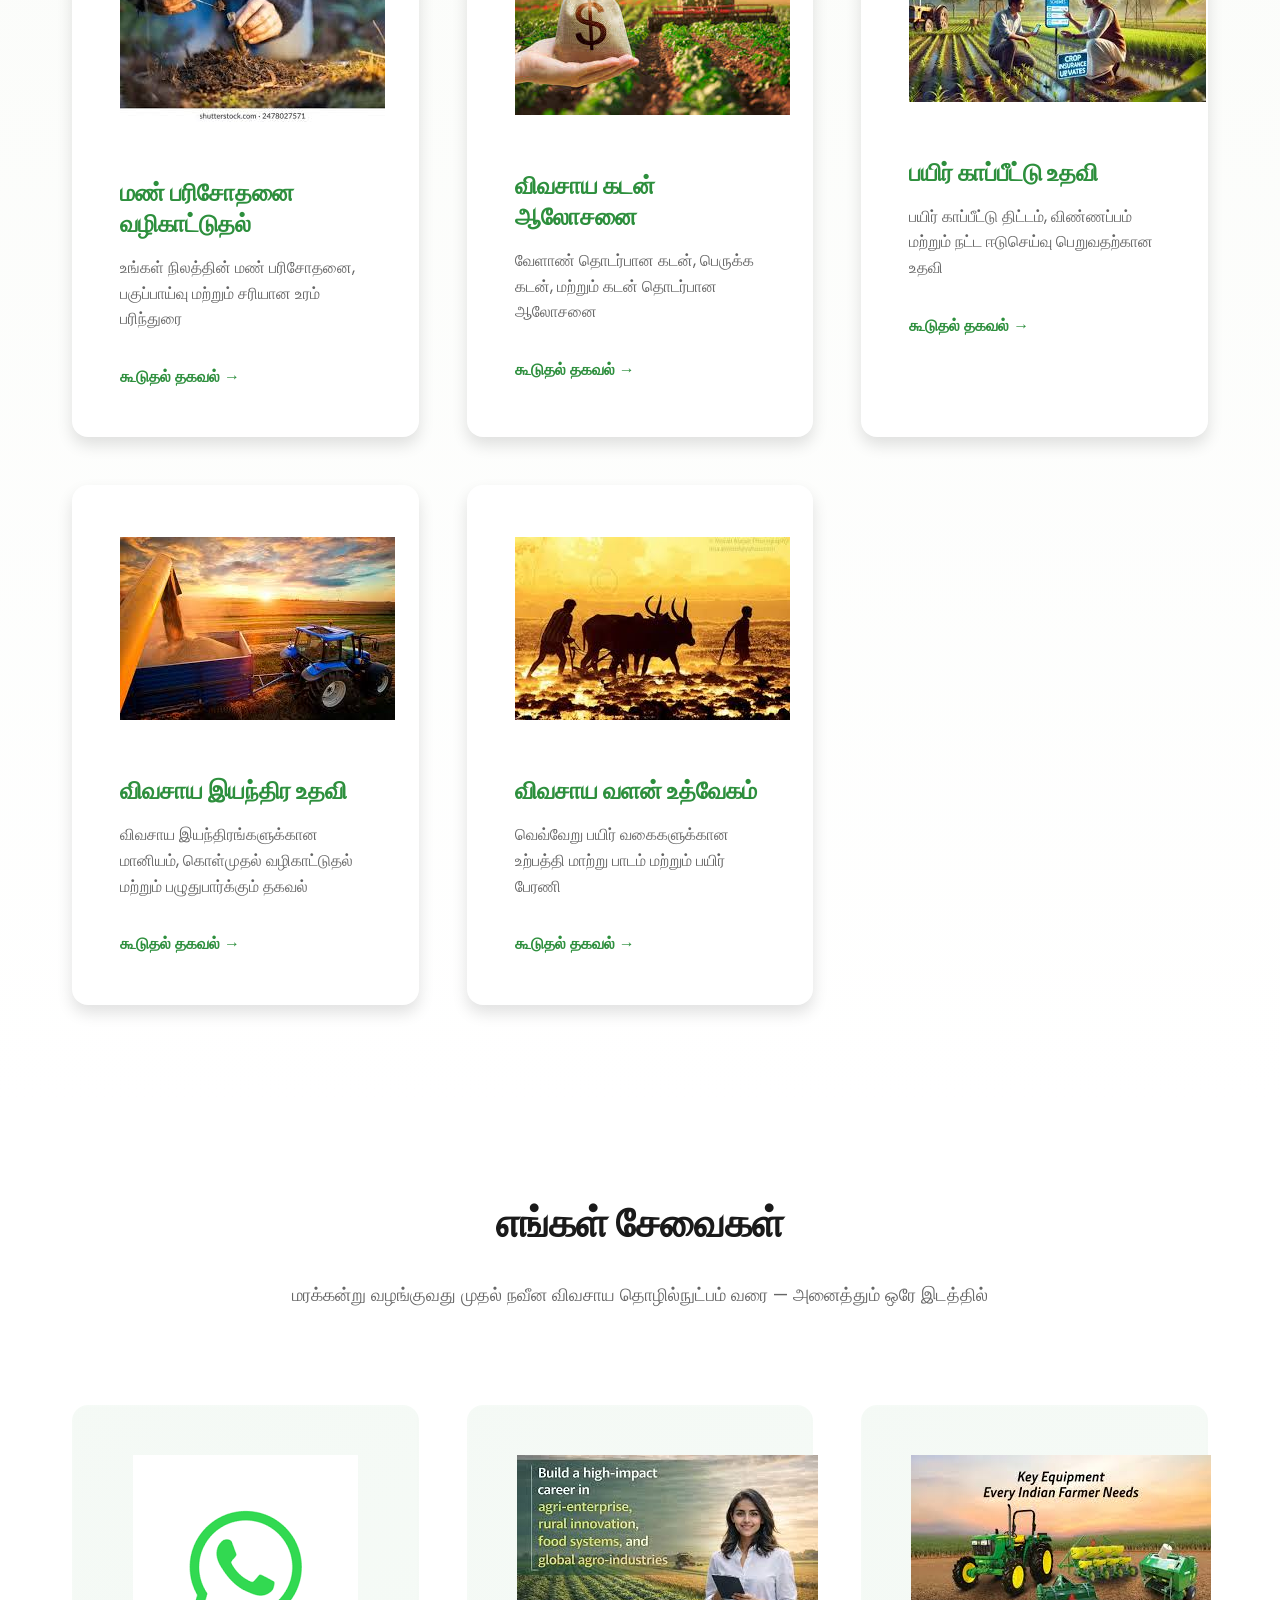
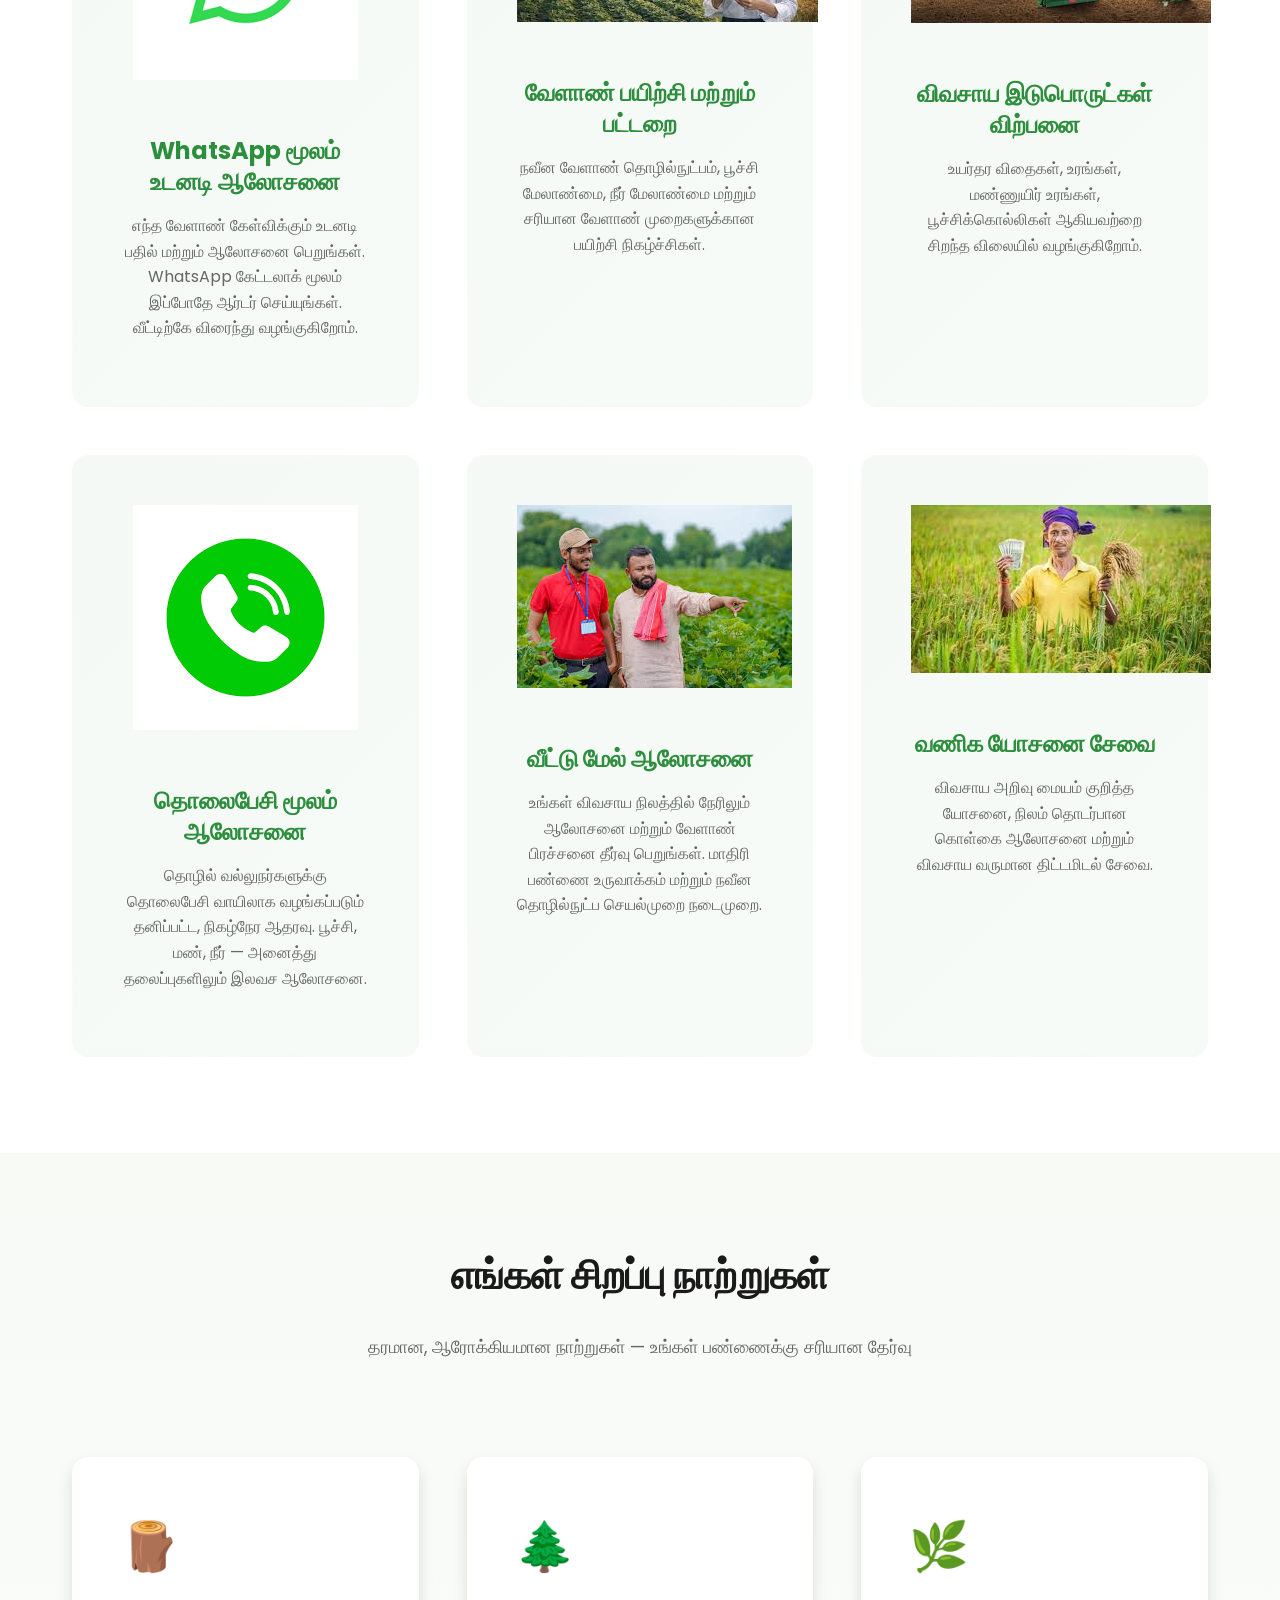
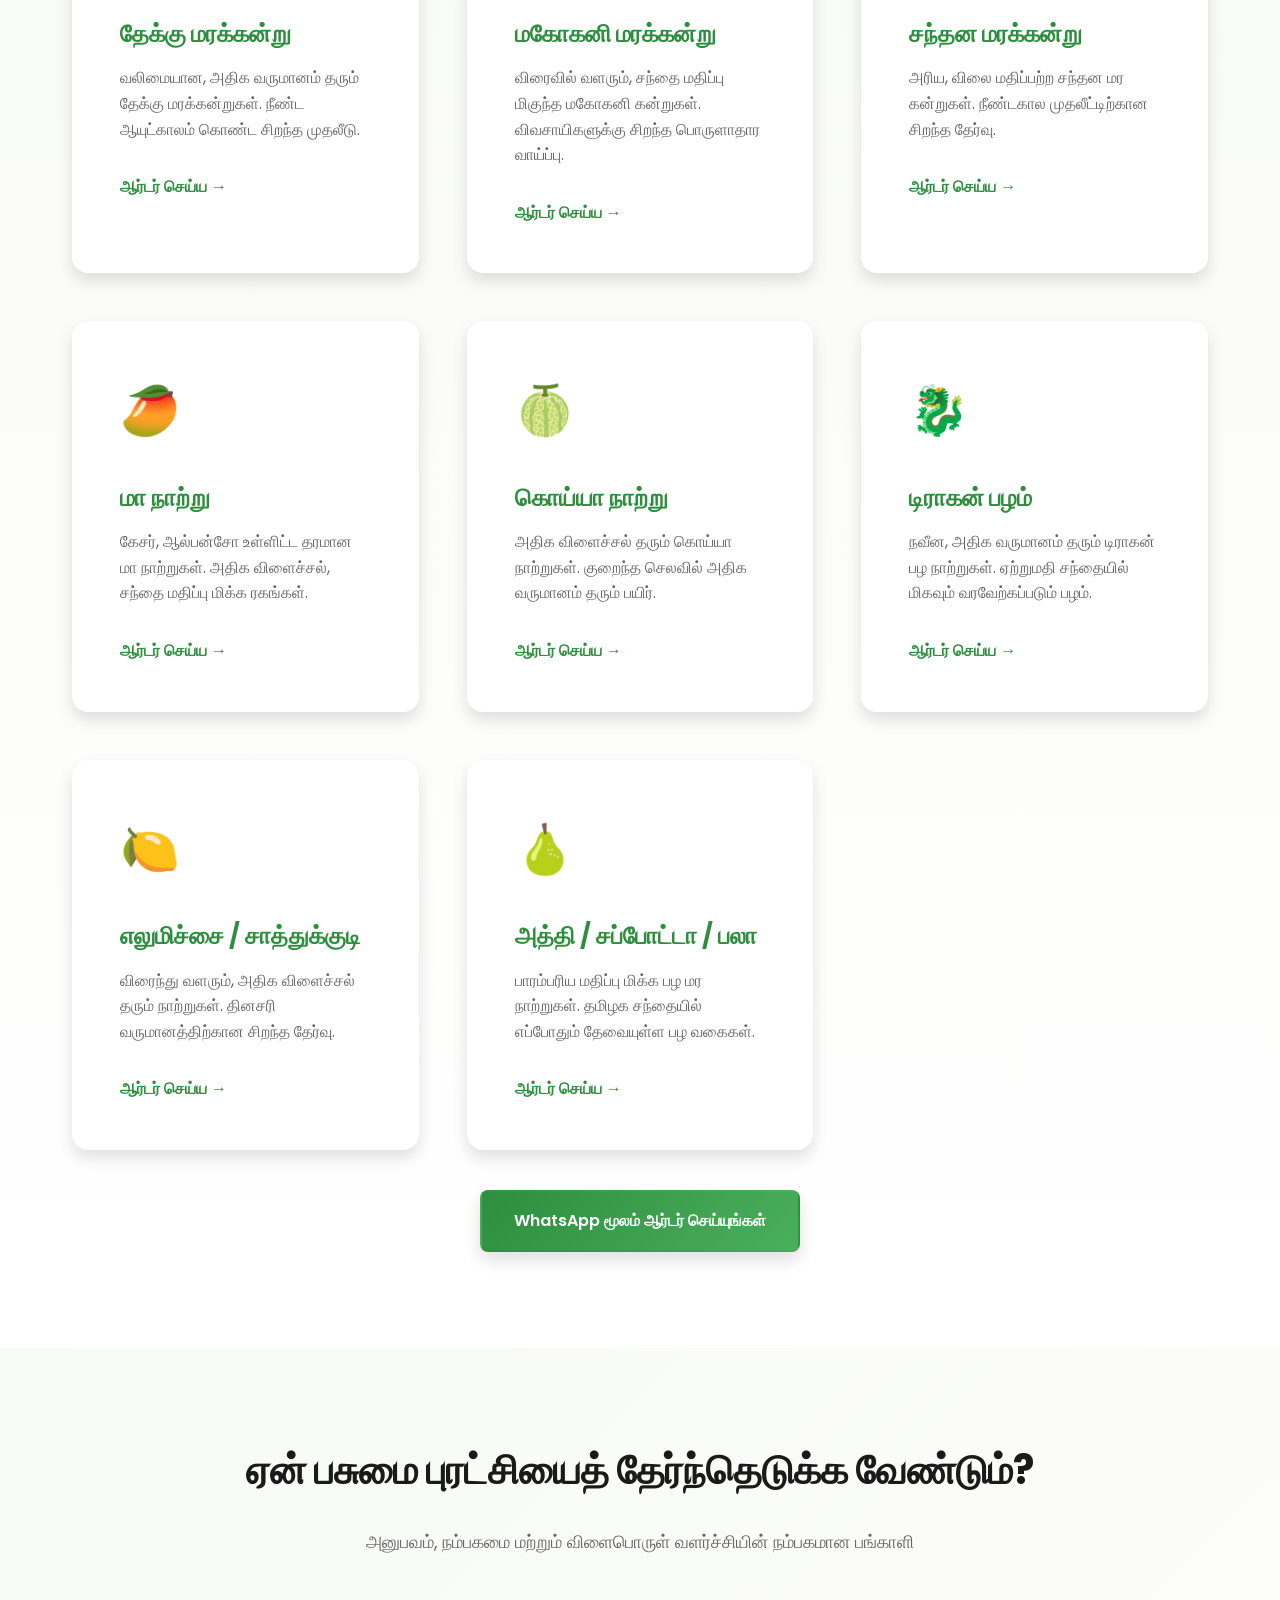
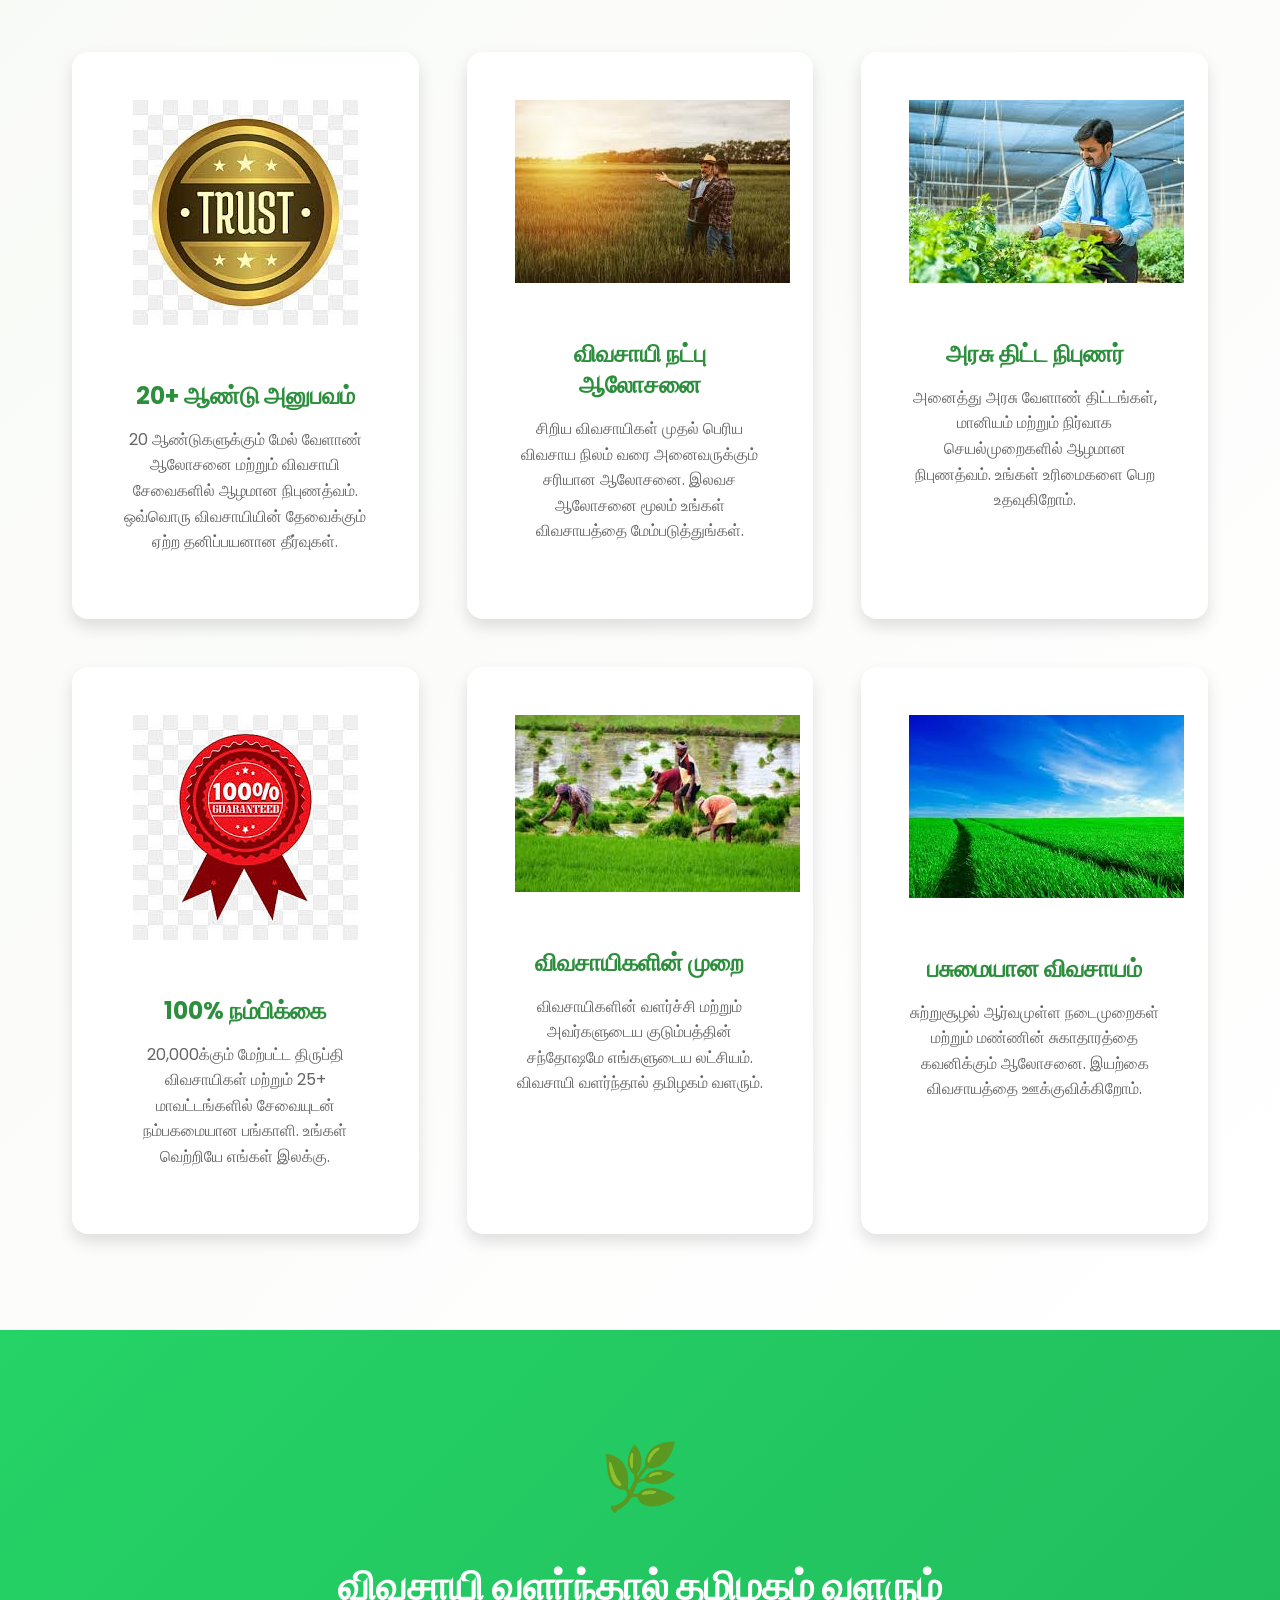
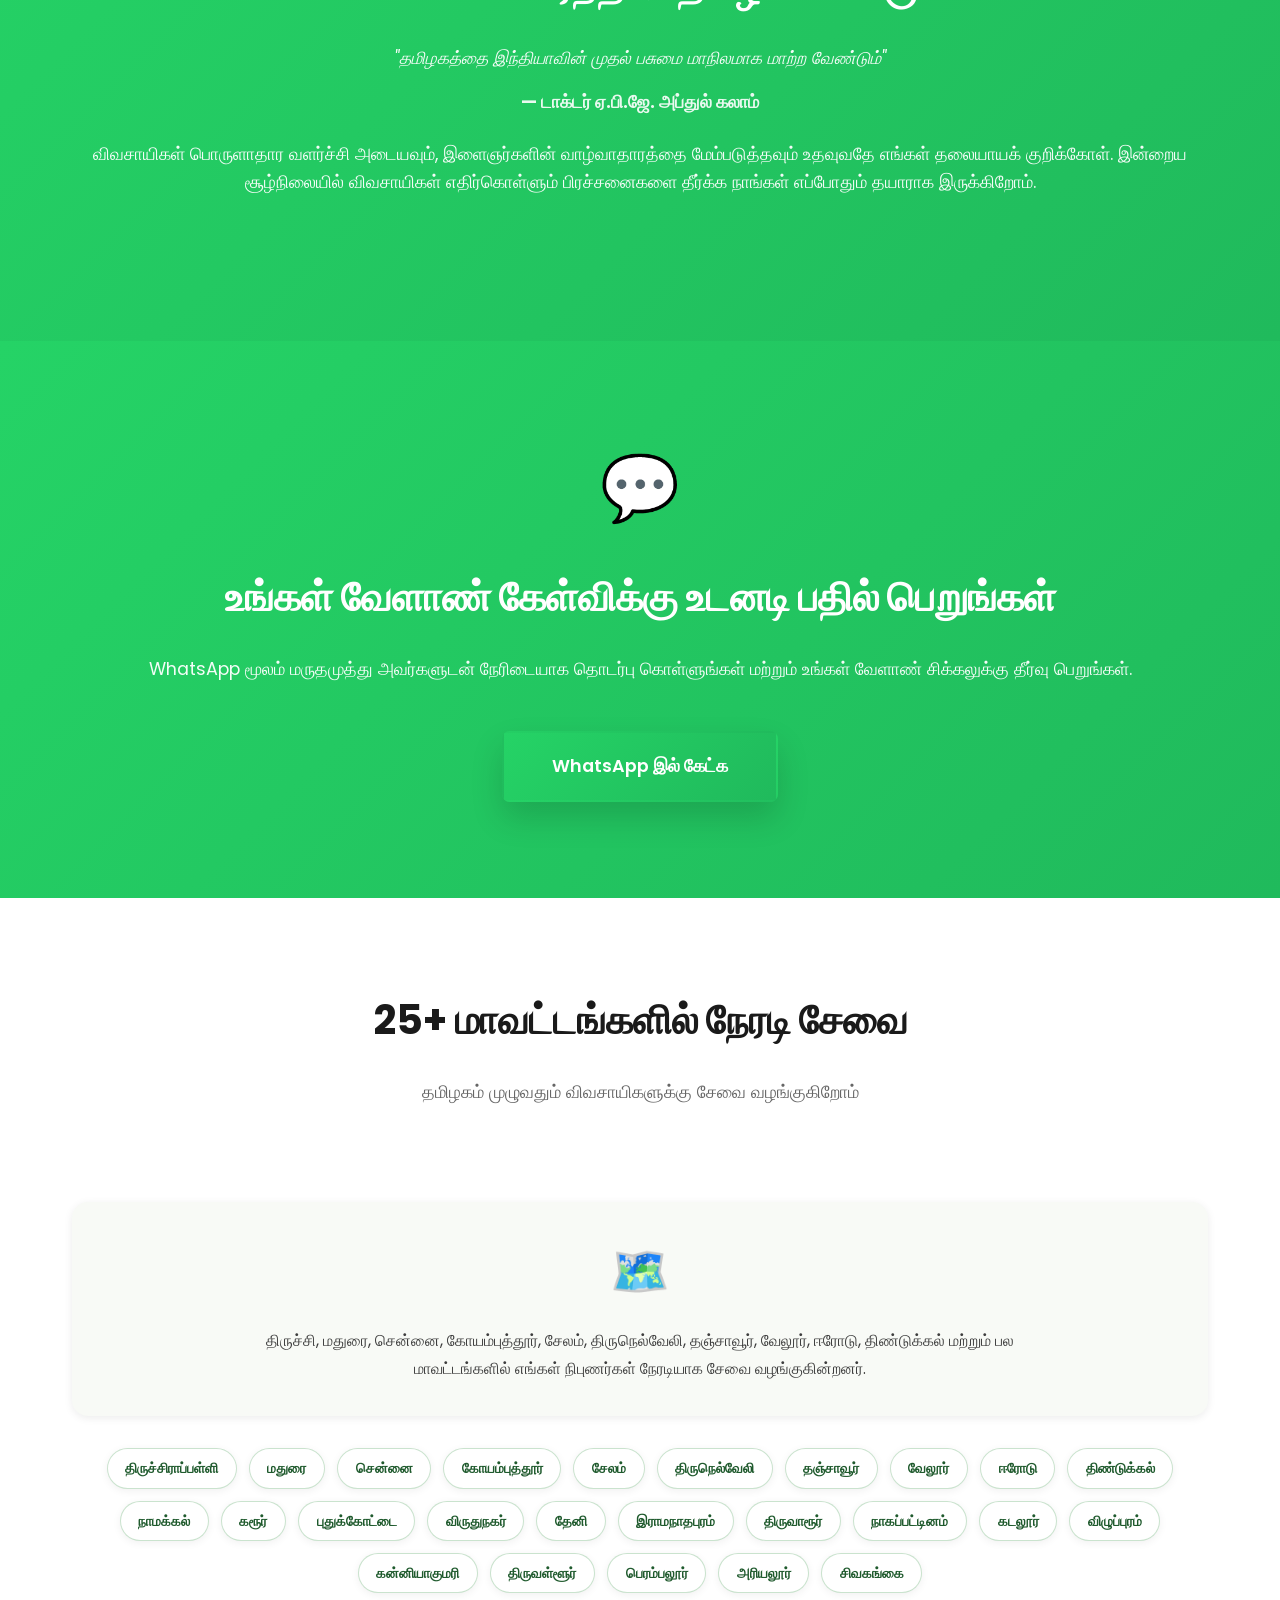
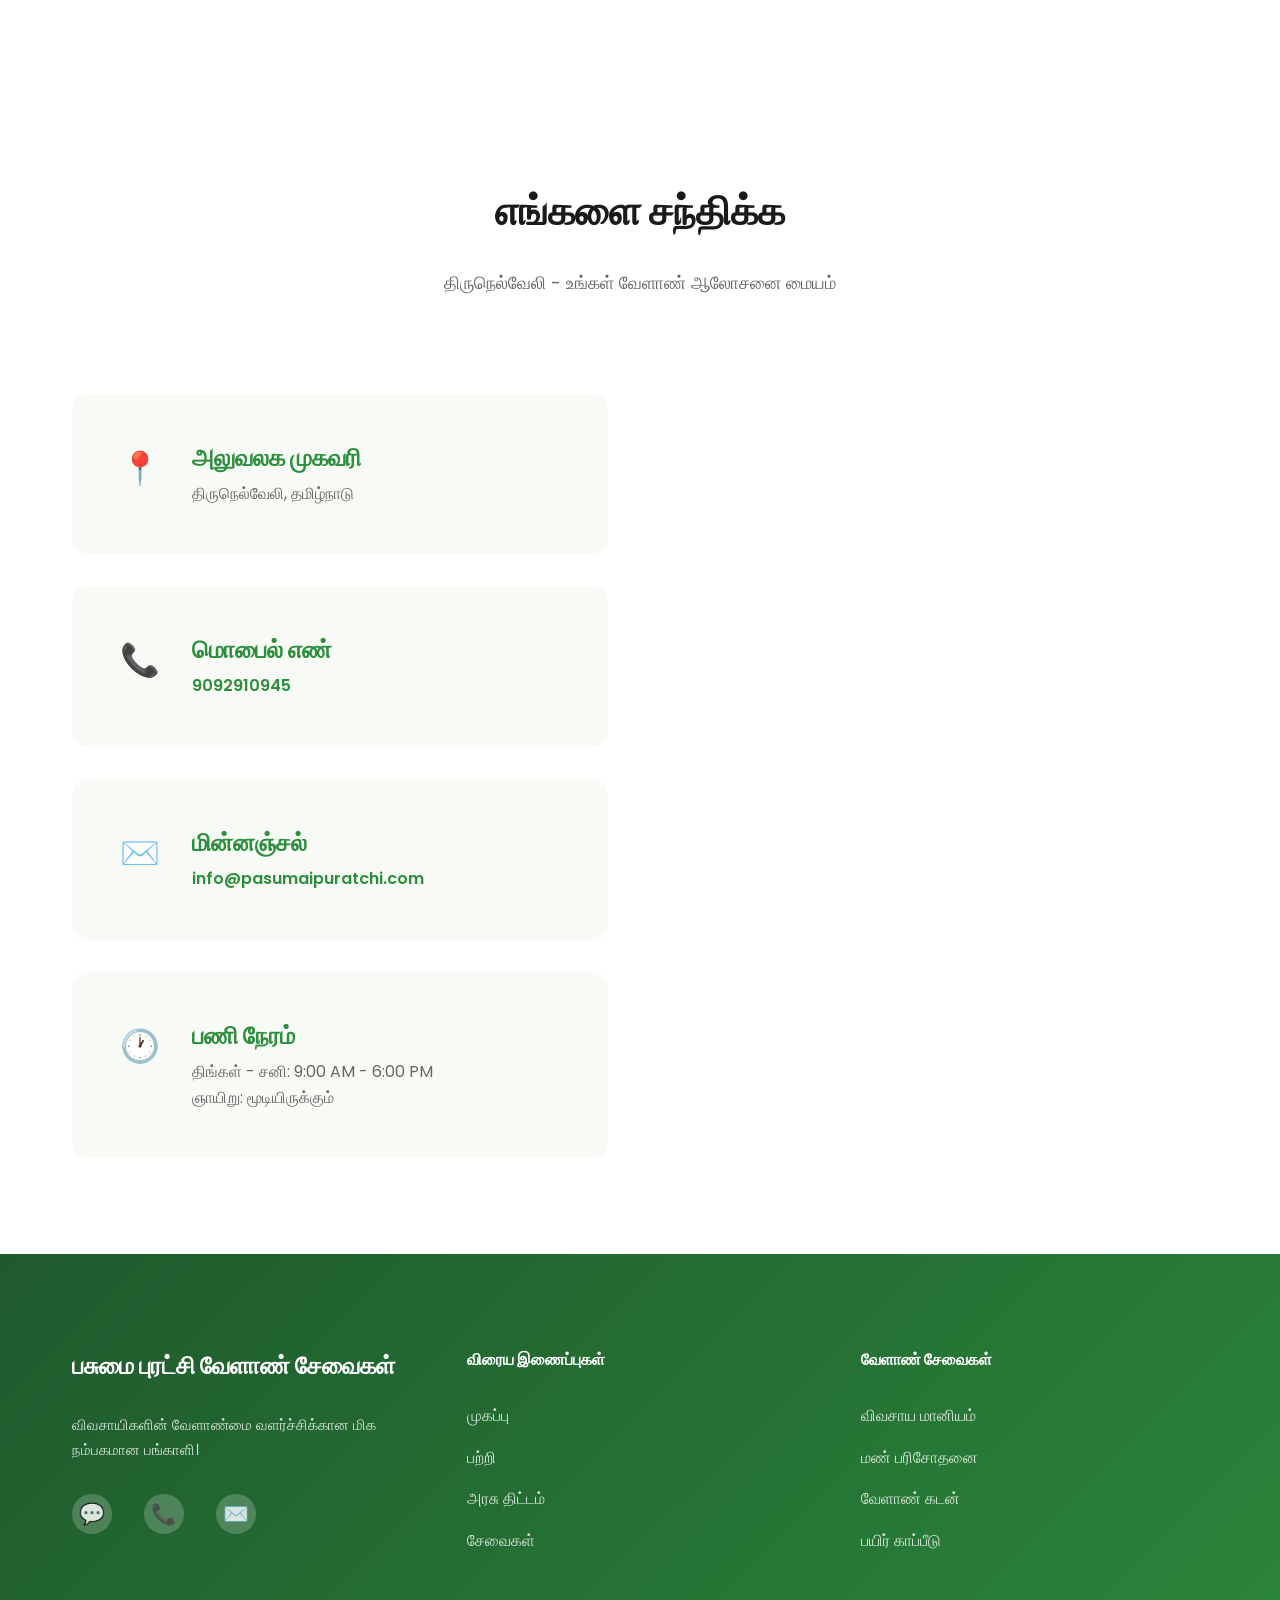
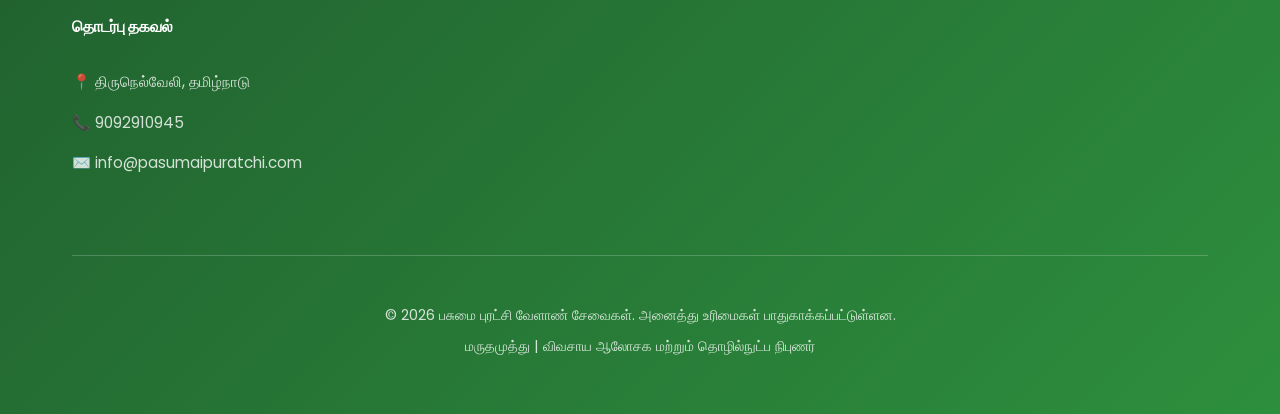
<file: index (1).html>
<!DOCTYPE html>
<html lang="ta">
<head>
    <meta charset="UTF-8">
    <meta name="viewport" content="width=device-width, initial-scale=1.0">
    <meta name="description" content="பசுமை புரட்சி வேளாண் சேவைகள் - விவசாயிகளுக்கான அரசு திட்ட ஆலோசனை, மண் பரிசோதனை, வேளாண் கடன் உதவி">
    <meta name="keywords" content="வேளாண் சேவைகள், விவசாய மானியம், அரசு திட்டம், வேளாண் கடன், மண் பரிசோதனை, திருநெல்வேலி">
    <title>பசுமை புரட்சி வேளாண் சேவைகள் | வேளாண் ஆலோசனை</title>
    <link rel="stylesheet" href="styles.css">
    <link href="https://fonts.googleapis.com/css2?family=Poppins:wght@300;400;500;600;700&display=swap" rel="stylesheet">
</head>
<body>
    <!-- Navigation Bar -->
    <nav class="navbar">
        <div class="container">
            <div class="navbar-content">
                <div class="logo">
                    <div class="logo-icon">🌾</div>
                    <div class="logo-text">
                        <div class="logo-title">பசுமை புரட்சி</div>
                        <div class="logo-subtitle">வேளாண் சேவைகள்</div>
                    </div>
                </div>
                <button class="mobile-menu-btn" id="mobileMenuBtn">☰</button>
                <ul class="nav-links" id="navLinks">
                    <li><a href="#home">முகப்பு</a></li>
                    <li><a href="#about">பற்றி</a></li>
                    <li><a href="#government">அரசு திட்டம்</a></li>
                    <li><a href="#services">சேவைகள்</a></li>
                    <li><a href="#why">ஏன் நாம்</a></li>
                    <li><a href="#contact">தொடர்பு</a></li>
                </ul>
            </div>
        </div>
    </nav>

    <!-- Hero Section -->
    <section id="home" class="hero">
        <div class="hero-background">
            <div class="hero-gradient"></div>
            <div class="hero-pattern"></div>
        </div>
        <div class="container">
            <div class="hero-content">
                <div class="hero-text">
                    <h1 class="hero-title">உங்கள் வேளாண்மை வளர்ச்சியின் நம்பகமான பங்காளி</h1>
                    <p class="hero-subtitle">தமிழகத்தின் முன்னணி வேளாண் சேவை நிறுவனம். விவசாயிகளின் வருமானத்தை அதிகரிக்கவும், நிலையான விவசாயத்தை ஊக்குவிக்கவும் — சரியான ஆலோசனை, அரசு திட்ட நுழைவு மற்றும் முழுமையான உதவி பெறுங்கள்.</p>
                    <div class="hero-buttons">
                        <a href="https://wa.me/919092910945?text=வணக்கம் மருதமுத்து அவர்களே, உங்கள் வேளாண் சேவைகள் குறித்து அறிய விரும்புகிறேன்." class="btn btn-primary" target="_blank">
                            WhatsApp மூலம் தொடர்பு கொள்ளுங்கள்
                        </a>
                        <a href="#services" class="btn btn-secondary">எங்கள் சேவைகள்</a>
                    </div>
                </div>
                <div class="hero-image">
                    <div class="hero-card">
                        <div class="card-icon">🌱</div>
                        <div class="card-text">
                            <p>🆓 இலவச விவசாய ஆலோசனை</p>
                        </div>
                    </div>
                    <div class="hero-card secondary">
                        <div class="card-icon">📞</div>
                        <div class="card-text">
                            <p>அழைக்கவும்: 9092910945</p>
                        </div>
                    </div>
                    <div class="hero-card">
                        <div class="card-icon">🏆</div>
                        <div class="card-text">
                            <p>20,000+ மகிழ்ச்சியான விவசாயிகள்</p>
                        </div>
                    </div>
                    <div class="hero-visual">
                        <div class="visual-element"></div>
                    </div>
                </div>
            </div>
        </div>
    </section>

    <!-- About Section -->
    <section id="about" class="about">
        <div class="container">
            <div class="section-header">
                <h2>பசுமை புரட்சி பற்றி</h2>
                <p>உங்கள் வேளாண்மை வளர்ச்சிக்கான மிக நம்பகமான பங்காளி — விவசாயிகளுக்காகவே பிறந்த நிறுவனம்</p>
            </div>
            <div class="about-content">
                <div class="about-text">
                    <div class="about-item">
                        <div class="about-icon">🏆</div>
                        <div>
                            <h3>தரச் சான்று நிறுவனம்</h3>
                            <p>கடந்த பல ஆண்டுகளாக ஆயிரக்கணக்கான விவசாயிகளுக்கு வேளாண் ஆலோசனை மற்றும் உதவி வழங்கி வருகிறோம். உயர்தர சேவையை எப்போதும் உறுதி செய்கிறோம்.</p>
                        </div>
                    </div>
                    <div class="about-item">
                        <div class="about-icon">🧑‍🌾</div>
                        <div>
                            <h3>விவசாயி மையம்</h3>
                            <p>விவசாயியின் வருமான உயர்வே எங்கள் முதல் குறிக்கோள். விவசாய மானியம், பதிவு மற்றும் பல அரசு திட்டங்களில் முழு உதவி பெறுங்கள். அவரின் வெற்றியே எங்கள் வெற்றி.</p>
                        </div>
                    </div>
                    <div class="about-item">
                        <div class="about-icon">🌍</div>
                        <div>
                            <h3>நிலையான விவசாயம்</h3>
                            <p>இயற்கை மற்றும் நவீன தொழில்நுட்பத்தை இணைத்து, நிலையான விவசாய முறைகளை ஊக்குவிக்கிறோம். சரியான வழிகாட்டுதலால் விளைபொருள் பெருக்கம் உறுதி செய்கிறோம்.</p>
                        </div>
                    </div>
                    <div class="about-item">
                        <div class="about-icon">📞</div>
                        <div>
                            <h3>இலவச விவசாய ஆலோசனை</h3>
                            <p>எந்த விவசாயக் கேள்விக்கும் இலவசமாக பதில் அளிக்கிறோம். WhatsApp அல்லது தொலைபேசி மூலம் இன்றே தொடர்பு கொள்ளுங்கள்!</p>
                        </div>
                    </div>
                </div>
                <div class="about-stats">
                    <div class="stat-card">
                        <div class="stat-number">20000</div>
                        <div class="stat-label">மகிழ்ச்சியான விவசாயிகள்</div>
                    </div>
                    <div class="stat-card">
                        <div class="stat-number">50</div>
                        <div class="stat-label">அரசு திட்டங்கள்</div>
                    </div>
                    <div class="stat-card">
                        <div class="stat-number">25</div>
                        <div class="stat-label">மாவட்டங்களில் சேவை</div>
                    </div>
                </div>
            </div>
        </div>
    </section>

    <!-- Government Services Section -->
    <section id="government" class="government-services">
        <div class="container">
            <div class="section-header">
                <h2>அரசு வேளாண் திட்டங்கள்</h2>
                <p>பல்வேறு அரசு திட்டங்களுக்கான முழு ஆலோசனை மற்றும் உதவி</p>
            </div>
            <div class="services-grid">
                <div class="service-card">
                    <div class="service-icon"><img src="fund.jpg"></div>
                    <h3>விவசாய மானியம் உதவி</h3>
                    <p>விவசாயிகளுக்கான வெவ்வேறு மானியம் திட்டங்களில் விண்ணப்பம் மற்றும் ஆண்டு செயல்முறை</p>
                    <div class="service-link">கூடுதல் தகவல் →</div>
                </div>
                <div class="service-card">
                    <div class="service-icon"><img src="schemes.jpg"></div>
                    <h3>அரசு திட்ட வழிகாட்டுதல்</h3>
                    <p>அதிகார பூர்வ அரசு திட்டங்களைப் பற்றி விரிவான தகவல் மற்றும் விண்ணப்ப செயல்முறை</p>
                    <div class="service-link">கூடுதல் தகவல் →</div>
                </div>
                <div class="service-card">
                    <div class="service-icon"><img src="reg.jpg"></div>
                    <h3>வேளாண் பதிவு உதவி</h3>
                    <p>விவசாய நிலத்தின் பதிவு, உரிமை ஆவணம் மற்றும் சட்ட ஆலோசனை</p>
                    <div class="service-link">கூடுதல் தகவல் →</div>
                </div>
                <div class="service-card">
                    <div class="service-icon"><img src="test.jpg"></div>
                    <h3>மண் பரிசோதனை வழிகாட்டுதல்</h3>
                    <p>உங்கள் நிலத்தின் மண் பரிசோதனை, பகுப்பாய்வு மற்றும் சரியான உரம் பரிந்துரை</p>
                    <div class="service-link">கூடுதல் தகவல் →</div>
                </div>
                <div class="service-card">
                    <div class="service-icon"><img src="loan.jpg"></div>
                    <h3>விவசாய கடன் ஆலோசனை</h3>
                    <p>வேளாண் தொடர்பான கடன், பெருக்க கடன், மற்றும் கடன் தொடர்பான ஆலோசனை</p>
                    <div class="service-link">கூடுதல் தகவல் →</div>
                </div>
                <div class="service-card">
                    <div class="service-icon"><img src="ins.jpg"></div>
                    <h3>பயிர் காப்பீட்டு உதவி</h3>
                    <p>பயிர் காப்பீட்டு திட்டம், விண்ணப்பம் மற்றும் நட்ட ஈடுசெய்வு பெறுவதற்கான உதவி</p>
                    <div class="service-link">கூடுதல் தகவல் →</div>
                </div>
                <div class="service-card">
                    <div class="service-icon"><img src="equip.jpg"></div>
                    <h3>விவசாய இயந்திர உதவி</h3>
                    <p>விவசாய இயந்திரங்களுக்கான மானியம், கொள்முதல் வழிகாட்டுதல் மற்றும் பழுதுபார்க்கும் தகவல்</p>
                    <div class="service-link">கூடுதல் தகவல் →</div>
                </div>
                <div class="service-card">
                    <div class="service-icon"><img src="cow.jpg"></div>
                    <h3>விவசாய வளன் உத்வேகம்</h3>
                    <p>வெவ்வேறு பயிர் வகைகளுக்கான உற்பத்தி மாற்று பாடம் மற்றும் பயிர் பேரணி</p>
                    <div class="service-link">கூடுதல் தகவல் →</div>
                </div>
            </div>
        </div>
    </section>

    <!-- Services Section -->
    <section id="services" class="services">
        <div class="container">
            <div class="section-header">
                <h2>எங்கள் சேவைகள்</h2>
                <p>மரக்கன்று வழங்குவது முதல் நவீன விவசாய தொழில்நுட்பம் வரை — அனைத்தும் ஒரே இடத்தில்</p>
            </div>
            <div class="services-content">
                <div class="service-item">
                    <div class="service-image"><img src="app.png"></div>
                    <h3>WhatsApp மூலம் உடனடி ஆலோசனை</h3>
                    <p>எந்த வேளாண் கேள்விக்கும் உடனடி பதில் மற்றும் ஆலோசனை பெறுங்கள். WhatsApp கேட்டலாக் மூலம் இப்போதே ஆர்டர் செய்யுங்கள். வீட்டிற்கே விரைந்து வழங்குகிறோம்.</p>
                </div>
                <div class="service-item">
                    <div class="service-image"><img src="edu.jpg"></div>
                    <h3>வேளாண் பயிற்சி மற்றும் பட்டறை</h3>
                    <p>நவீன வேளாண் தொழில்நுட்பம், பூச்சி மேலாண்மை, நீர் மேலாண்மை மற்றும் சரியான வேளாண் முறைகளுக்கான பயிற்சி நிகழ்ச்சிகள்.</p>
                </div>
                <div class="service-item">
                    <div class="service-image"><img src="equi1.jpg"></div>
                    <h3>விவசாய இடுபொருட்கள் விற்பனை</h3>
                    <p>உயர்தர விதைகள், உரங்கள், மண்ணுயிர் உரங்கள், பூச்சிக்கொல்லிகள் ஆகியவற்றை சிறந்த விலையில் வழங்குகிறோம்.</p>
                </div>
                <div class="service-item">
                    <div class="service-image"><img src="call.png"></div>
                    <h3>தொலைபேசி மூலம் ஆலோசனை</h3>
                    <p>தொழில் வல்லுநர்களுக்கு தொலைபேசி வாயிலாக வழங்கப்படும் தனிப்பட்ட, நிகழ்நேர ஆதரவு. பூச்சி, மண், நீர் — அனைத்து தலைப்புகளிலும் இலவச ஆலோசனை.</p>
                </div>
                <div class="service-item">
                    <div class="service-image"><img src="agrodis.jpg"></div>
                    <h3>வீட்டு மேல் ஆலோசனை</h3>
                    <p>உங்கள் விவசாய நிலத்தில் நேரிலும் ஆலோசனை மற்றும் வேளாண் பிரச்சனை தீர்வு பெறுங்கள். மாதிரி பண்ணை உருவாக்கம் மற்றும் நவீன தொழில்நுட்ப செயல்முறை நடைமுறை.</p>
                </div>
                <div class="service-item">
                    <div class="service-image"><img src="bus.jpg"></div>
                    <h3>வணிக யோசனை சேவை</h3>
                    <p>விவசாய அறிவு மையம் குறித்த யோசனை, நிலம் தொடர்பான கொள்கை ஆலோசனை மற்றும் விவசாய வருமான திட்டமிடல் சேவை.</p>
                </div>
            </div>
        </div>
    </section>

    <!-- Products Section -->
    <section id="products" class="government-services">
        <div class="container">
            <div class="section-header">
                <h2>எங்கள் சிறப்பு நாற்றுகள்</h2>
                <p>தரமான, ஆரோக்கியமான நாற்றுகள் — உங்கள் பண்ணைக்கு சரியான தேர்வு</p>
            </div>
            <div class="services-grid">
                <div class="service-card">
                    <div class="service-icon">🪵</div>
                    <h3>தேக்கு மரக்கன்று</h3>
                    <p>வலிமையான, அதிக வருமானம் தரும் தேக்கு மரக்கன்றுகள். நீண்ட ஆயுட்காலம் கொண்ட சிறந்த முதலீடு.</p>
                    <div class="service-link">ஆர்டர் செய்ய →</div>
                </div>
                <div class="service-card">
                    <div class="service-icon">🌲</div>
                    <h3>மகோகனி மரக்கன்று</h3>
                    <p>விரைவில் வளரும், சந்தை மதிப்பு மிகுந்த மகோகனி கன்றுகள். விவசாயிகளுக்கு சிறந்த பொருளாதார வாய்ப்பு.</p>
                    <div class="service-link">ஆர்டர் செய்ய →</div>
                </div>
                <div class="service-card">
                    <div class="service-icon">🌿</div>
                    <h3>சந்தன மரக்கன்று</h3>
                    <p>அரிய, விலை மதிப்பற்ற சந்தன மர கன்றுகள். நீண்டகால முதலீட்டிற்கான சிறந்த தேர்வு.</p>
                    <div class="service-link">ஆர்டர் செய்ய →</div>
                </div>
                <div class="service-card">
                    <div class="service-icon">🥭</div>
                    <h3>மா நாற்று</h3>
                    <p>கேசர், ஆல்பன்சோ உள்ளிட்ட தரமான மா நாற்றுகள். அதிக விளைச்சல், சந்தை மதிப்பு மிக்க ரகங்கள்.</p>
                    <div class="service-link">ஆர்டர் செய்ய →</div>
                </div>
                <div class="service-card">
                    <div class="service-icon">🍈</div>
                    <h3>கொய்யா நாற்று</h3>
                    <p>அதிக விளைச்சல் தரும் கொய்யா நாற்றுகள். குறைந்த செலவில் அதிக வருமானம் தரும் பயிர்.</p>
                    <div class="service-link">ஆர்டர் செய்ய →</div>
                </div>
                <div class="service-card">
                    <div class="service-icon">🐉</div>
                    <h3>டிராகன் பழம்</h3>
                    <p>நவீன, அதிக வருமானம் தரும் டிராகன் பழ நாற்றுகள். ஏற்றுமதி சந்தையில் மிகவும் வரவேற்கப்படும் பழம்.</p>
                    <div class="service-link">ஆர்டர் செய்ய →</div>
                </div>
                <div class="service-card">
                    <div class="service-icon">🍋</div>
                    <h3>எலுமிச்சை / சாத்துக்குடி</h3>
                    <p>விரைந்து வளரும், அதிக விளைச்சல் தரும் நாற்றுகள். தினசரி வருமானத்திற்கான சிறந்த தேர்வு.</p>
                    <div class="service-link">ஆர்டர் செய்ய →</div>
                </div>
                <div class="service-card">
                    <div class="service-icon">🍐</div>
                    <h3>அத்தி / சப்போட்டா / பலா</h3>
                    <p>பாரம்பரிய மதிப்பு மிக்க பழ மர நாற்றுகள். தமிழக சந்தையில் எப்போதும் தேவையுள்ள பழ வகைகள்.</p>
                    <div class="service-link">ஆர்டர் செய்ய →</div>
                </div>
            </div>
            <div style="text-align:center; margin-top:2.5rem;">
                <a href="https://wa.me/919092910945?text=வணக்கம் மருதமுத்து அவர்களே, நாற்றுகள் குறித்து ஆர்டர் செய்ய விரும்புகிறேன்." class="btn btn-primary" target="_blank">
                    WhatsApp மூலம் ஆர்டர் செய்யுங்கள்
                </a>
            </div>
        </div>
    </section>

    <!-- Why Choose Us Section -->
    <section id="why" class="why-choose">
        <div class="container">
            <div class="section-header">
                <h2>ஏன் பசுமை புரட்சியைத் தேர்ந்தெடுக்க வேண்டும்?</h2>
                <p>அனுபவம், நம்பகமை மற்றும் விளைபொருள் வளர்ச்சியின் நம்பகமான பங்காளி</p>
            </div>
            <div class="why-grid">
                <div class="why-card">
                    <div class="why-icon"><img src="trust.jpg"></div>
                    <h3>20+ ஆண்டு அனுபவம்</h3>
                    <p>20 ஆண்டுகளுக்கும் மேல் வேளாண் ஆலோசனை மற்றும் விவசாயி சேவைகளில் ஆழமான நிபுணத்வம். ஒவ்வொரு விவசாயியின் தேவைக்கும் ஏற்ற தனிப்பயனான தீர்வுகள்.</p>
                </div>
                <div class="why-card">
                    <div class="why-icon"><img src="ser1.jpg"></div>
                    <h3>விவசாயி நட்பு ஆலோசனை</h3>
                    <p>சிறிய விவசாயிகள் முதல் பெரிய விவசாய நிலம் வரை அனைவருக்கும் சரியான ஆலோசனை. இலவச ஆலோசனை மூலம் உங்கள் விவசாயத்தை மேம்படுத்துங்கள்.</p>
                </div>
                <div class="why-card">
                    <div class="why-icon"><img src="agri.jpg"></div>
                    <h3>அரசு திட்ட நிபுணர்</h3>
                    <p>அனைத்து அரசு வேளாண் திட்டங்கள், மானியம் மற்றும் நிர்வாக செயல்முறைகளில் ஆழமான நிபுணத்வம். உங்கள் உரிமைகளை பெற உதவுகிறோம்.</p>
                </div>
                <div class="why-card">
                    <div class="why-icon"><img src="100.jpg"></div>
                    <h3>100% நம்பிக்கை</h3>
                    <p>20,000க்கும் மேற்பட்ட திருப்தி விவசாயிகள் மற்றும் 25+ மாவட்டங்களில் சேவையுடன் நம்பகமையான பங்காளி. உங்கள் வெற்றியே எங்கள் இலக்கு.</p>
                </div>
                <div class="why-card">
                    <div class="why-icon"><img src="free.jpg"></div>
                    <h3>விவசாயிகளின் முறை</h3>
                    <p>விவசாயிகளின் வளர்ச்சி மற்றும் அவர்களுடைய குடும்பத்தின் சந்தோஷமே எங்களுடைய லட்சியம். விவசாயி வளர்ந்தால் தமிழகம் வளரும்.</p>
                </div>
                <div class="why-card">
                    <div class="why-icon"><img src="gree.jpg"></div>
                    <h3>பசுமையான விவசாயம்</h3>
                    <p>சுற்றுசூழல் ஆர்வமுள்ள நடைமுறைகள் மற்றும் மண்ணின் சுகாதாரத்தை கவனிக்கும் ஆலோசனை. இயற்கை விவசாயத்தை ஊக்குவிக்கிறோம்.</p>
                </div>
            </div>
        </div>
    </section>

    <!-- Promise Section -->
    <section class="whatsapp-section">
        <div class="container">
            <div class="whatsapp-content">
                <div class="whatsapp-icon">🌿</div>
                <h2>விவசாயி வளர்ந்தால் தமிழகம் வளரும்</h2>
                <p style="font-style:italic; font-size:1.1rem; color:rgba(255,255,255,0.95); max-width:700px; margin:0 auto 1rem;">"தமிழகத்தை இந்தியாவின் முதல் பசுமை மாநிலமாக மாற்ற வேண்டும்"</p>
                <p style="font-weight:700; color:rgba(255,255,255,0.9); margin-bottom:1.5rem;">— டாக்டர் ஏ.பி.ஜே. அப்துல் கலாம்</p>
                <p>விவசாயிகள் பொருளாதார வளர்ச்சி அடையவும், இளைஞர்களின் வாழ்வாதாரத்தை மேம்படுத்தவும் உதவுவதே எங்கள் தலையாயக் குறிக்கோள். இன்றைய சூழ்நிலையில் விவசாயிகள் எதிர்கொள்ளும் பிரச்சனைகளை தீர்க்க நாங்கள் எப்போதும் தயாராக இருக்கிறோம்.</p>
            </div>
        </div>
    </section>

    <!-- WhatsApp CTA Section -->
    <section class="whatsapp-section">
        <div class="container">
            <div class="whatsapp-content">
                <div class="whatsapp-icon">💬</div>
                <h2>உங்கள் வேளாண் கேள்விக்கு உடனடி பதில் பெறுங்கள்</h2>
                <p>WhatsApp மூலம் மருதமுத்து அவர்களுடன் நேரிடையாக தொடர்பு கொள்ளுங்கள் மற்றும் உங்கள் வேளாண் சிக்கலுக்கு தீர்வு பெறுங்கள்.</p>
                <a href="https://wa.me/919092910945?text=வணக்கம் மருதமுத்து அவர்களே, உங்கள் வேளாண் சேவைகள் குறித்து அறிய விரும்புகிறேன்." class="btn btn-whatsapp" target="_blank">
                    WhatsApp இல் கேட்க
                </a>
            </div>
        </div>
    </section>

    <!-- Districts Section -->
    <section class="about">
        <div class="container">
            <div class="section-header">
                <h2>25+ மாவட்டங்களில் நேரடி சேவை</h2>
                <p>தமிழகம் முழுவதும் விவசாயிகளுக்கு சேவை வழங்குகிறோம்</p>
            </div>
            <div style="background:#f8faf6; border-radius:1rem; padding:2rem; text-align:center; margin-bottom:2rem; box-shadow:0 2px 8px rgba(0,0,0,0.08);">
                <div style="font-size:3rem; margin-bottom:1rem;">🗺️</div>
                <p style="color:#3d3d3d; font-size:1rem; line-height:1.8; max-width:800px; margin:0 auto;">திருச்சி, மதுரை, சென்னை, கோயம்புத்தூர், சேலம், திருநெல்வேலி, தஞ்சாவூர், வேலூர், ஈரோடு, திண்டுக்கல் மற்றும் பல மாவட்டங்களில் எங்கள் நிபுணர்கள் நேரடியாக சேவை வழங்குகின்றனர்.</p>
            </div>
            <div style="display:flex; flex-wrap:wrap; gap:0.75rem; justify-content:center;">
                <span style="background:white; border:1px solid rgba(45,143,61,0.25); color:#1f5a2d; padding:0.5rem 1.1rem; border-radius:100px; font-size:0.875rem; font-weight:600; box-shadow:0 2px 8px rgba(0,0,0,0.06);">திருச்சிராப்பள்ளி</span>
                <span style="background:white; border:1px solid rgba(45,143,61,0.25); color:#1f5a2d; padding:0.5rem 1.1rem; border-radius:100px; font-size:0.875rem; font-weight:600; box-shadow:0 2px 8px rgba(0,0,0,0.06);">மதுரை</span>
                <span style="background:white; border:1px solid rgba(45,143,61,0.25); color:#1f5a2d; padding:0.5rem 1.1rem; border-radius:100px; font-size:0.875rem; font-weight:600; box-shadow:0 2px 8px rgba(0,0,0,0.06);">சென்னை</span>
                <span style="background:white; border:1px solid rgba(45,143,61,0.25); color:#1f5a2d; padding:0.5rem 1.1rem; border-radius:100px; font-size:0.875rem; font-weight:600; box-shadow:0 2px 8px rgba(0,0,0,0.06);">கோயம்புத்தூர்</span>
                <span style="background:white; border:1px solid rgba(45,143,61,0.25); color:#1f5a2d; padding:0.5rem 1.1rem; border-radius:100px; font-size:0.875rem; font-weight:600; box-shadow:0 2px 8px rgba(0,0,0,0.06);">சேலம்</span>
                <span style="background:white; border:1px solid rgba(45,143,61,0.25); color:#1f5a2d; padding:0.5rem 1.1rem; border-radius:100px; font-size:0.875rem; font-weight:600; box-shadow:0 2px 8px rgba(0,0,0,0.06);">திருநெல்வேலி</span>
                <span style="background:white; border:1px solid rgba(45,143,61,0.25); color:#1f5a2d; padding:0.5rem 1.1rem; border-radius:100px; font-size:0.875rem; font-weight:600; box-shadow:0 2px 8px rgba(0,0,0,0.06);">தஞ்சாவூர்</span>
                <span style="background:white; border:1px solid rgba(45,143,61,0.25); color:#1f5a2d; padding:0.5rem 1.1rem; border-radius:100px; font-size:0.875rem; font-weight:600; box-shadow:0 2px 8px rgba(0,0,0,0.06);">வேலூர்</span>
                <span style="background:white; border:1px solid rgba(45,143,61,0.25); color:#1f5a2d; padding:0.5rem 1.1rem; border-radius:100px; font-size:0.875rem; font-weight:600; box-shadow:0 2px 8px rgba(0,0,0,0.06);">ஈரோடு</span>
                <span style="background:white; border:1px solid rgba(45,143,61,0.25); color:#1f5a2d; padding:0.5rem 1.1rem; border-radius:100px; font-size:0.875rem; font-weight:600; box-shadow:0 2px 8px rgba(0,0,0,0.06);">திண்டுக்கல்</span>
                <span style="background:white; border:1px solid rgba(45,143,61,0.25); color:#1f5a2d; padding:0.5rem 1.1rem; border-radius:100px; font-size:0.875rem; font-weight:600; box-shadow:0 2px 8px rgba(0,0,0,0.06);">நாமக்கல்</span>
                <span style="background:white; border:1px solid rgba(45,143,61,0.25); color:#1f5a2d; padding:0.5rem 1.1rem; border-radius:100px; font-size:0.875rem; font-weight:600; box-shadow:0 2px 8px rgba(0,0,0,0.06);">கரூர்</span>
                <span style="background:white; border:1px solid rgba(45,143,61,0.25); color:#1f5a2d; padding:0.5rem 1.1rem; border-radius:100px; font-size:0.875rem; font-weight:600; box-shadow:0 2px 8px rgba(0,0,0,0.06);">புதுக்கோட்டை</span>
                <span style="background:white; border:1px solid rgba(45,143,61,0.25); color:#1f5a2d; padding:0.5rem 1.1rem; border-radius:100px; font-size:0.875rem; font-weight:600; box-shadow:0 2px 8px rgba(0,0,0,0.06);">விருதுநகர்</span>
                <span style="background:white; border:1px solid rgba(45,143,61,0.25); color:#1f5a2d; padding:0.5rem 1.1rem; border-radius:100px; font-size:0.875rem; font-weight:600; box-shadow:0 2px 8px rgba(0,0,0,0.06);">தேனி</span>
                <span style="background:white; border:1px solid rgba(45,143,61,0.25); color:#1f5a2d; padding:0.5rem 1.1rem; border-radius:100px; font-size:0.875rem; font-weight:600; box-shadow:0 2px 8px rgba(0,0,0,0.06);">இராமநாதபுரம்</span>
                <span style="background:white; border:1px solid rgba(45,143,61,0.25); color:#1f5a2d; padding:0.5rem 1.1rem; border-radius:100px; font-size:0.875rem; font-weight:600; box-shadow:0 2px 8px rgba(0,0,0,0.06);">திருவாரூர்</span>
                <span style="background:white; border:1px solid rgba(45,143,61,0.25); color:#1f5a2d; padding:0.5rem 1.1rem; border-radius:100px; font-size:0.875rem; font-weight:600; box-shadow:0 2px 8px rgba(0,0,0,0.06);">நாகப்பட்டினம்</span>
                <span style="background:white; border:1px solid rgba(45,143,61,0.25); color:#1f5a2d; padding:0.5rem 1.1rem; border-radius:100px; font-size:0.875rem; font-weight:600; box-shadow:0 2px 8px rgba(0,0,0,0.06);">கடலூர்</span>
                <span style="background:white; border:1px solid rgba(45,143,61,0.25); color:#1f5a2d; padding:0.5rem 1.1rem; border-radius:100px; font-size:0.875rem; font-weight:600; box-shadow:0 2px 8px rgba(0,0,0,0.06);">விழுப்புரம்</span>
                <span style="background:white; border:1px solid rgba(45,143,61,0.25); color:#1f5a2d; padding:0.5rem 1.1rem; border-radius:100px; font-size:0.875rem; font-weight:600; box-shadow:0 2px 8px rgba(0,0,0,0.06);">கன்னியாகுமரி</span>
                <span style="background:white; border:1px solid rgba(45,143,61,0.25); color:#1f5a2d; padding:0.5rem 1.1rem; border-radius:100px; font-size:0.875rem; font-weight:600; box-shadow:0 2px 8px rgba(0,0,0,0.06);">திருவள்ளூர்</span>
                <span style="background:white; border:1px solid rgba(45,143,61,0.25); color:#1f5a2d; padding:0.5rem 1.1rem; border-radius:100px; font-size:0.875rem; font-weight:600; box-shadow:0 2px 8px rgba(0,0,0,0.06);">பெரம்பலூர்</span>
                <span style="background:white; border:1px solid rgba(45,143,61,0.25); color:#1f5a2d; padding:0.5rem 1.1rem; border-radius:100px; font-size:0.875rem; font-weight:600; box-shadow:0 2px 8px rgba(0,0,0,0.06);">அரியலூர்</span>
                <span style="background:white; border:1px solid rgba(45,143,61,0.25); color:#1f5a2d; padding:0.5rem 1.1rem; border-radius:100px; font-size:0.875rem; font-weight:600; box-shadow:0 2px 8px rgba(0,0,0,0.06);">சிவகங்கை</span>
            </div>
        </div>
    </section>

    <!-- Location Section -->
    <section id="contact" class="location-section">
        <div class="container">
            <div class="section-header">
                <h2>எங்களை சந்திக்க</h2>
                <p>திருநெல்வேலி - உங்கள் வேளாண் ஆலோசனை மையம்</p>
            </div>
            <div class="location-content">
                <div class="location-info">
                    <div class="info-card">
                        <div class="info-icon">📍</div>
                        <div class="info-details">
                            <h3>அலுவலக முகவரி</h3>
                            <p>திருநெல்வேலி, தமிழ்நாடு</p>
                        </div>
                    </div>
                    <div class="info-card">
                        <div class="info-icon">📞</div>
                        <div class="info-details">
                            <h3>மொபைல் எண்</h3>
                            <p><a href="tel:919092910945">9092910945</a></p>
                        </div>
                    </div>
                    <div class="info-card">
                        <div class="info-icon">✉️</div>
                        <div class="info-details">
                            <h3>மின்னஞ்சல்</h3>
                            <p><a href="mailto:info@pasumaipuratchi.com">info@pasumaipuratchi.com</a></p>
                        </div>
                    </div>
                    <div class="info-card">
                        <div class="info-icon">🕐</div>
                        <div class="info-details">
                            <h3>பணி நேரம்</h3>
                            <p>திங்கள் - சனி: 9:00 AM - 6:00 PM<br>ஞாயிறு: மூடியிருக்கும்</p>
                        </div>
                    </div>
                </div>
               
                </div>
            </div>
        </div>
    </section>

    <!-- Footer -->
    <footer class="footer">
        <div class="container">
            <div class="footer-content">
                <div class="footer-section">
                    <h3>பசுமை புரட்சி வேளாண் சேவைகள்</h3>
                    <p>விவசாயிகளின் வேளாண்மை வளர்ச்சிக்கான மிக நம்பகமான பங்காளி।</p>
                    <div class="social-links">
                        <a href="https://wa.me/919092910945" target="_blank" title="WhatsApp">💬</a>
                        <a href="tel:919092910945" target="_blank" title="Phone">📞</a>
                        <a href="mailto:info@pasumaipuratchi.com" target="_blank" title="Email">✉️</a>
                    </div>
                </div>
                <div class="footer-section">
                    <h4>விரைய இணைப்புகள்</h4>
                    <ul>
                        <li><a href="#home">முகப்பு</a></li>
                        <li><a href="#about">பற்றி</a></li>
                        <li><a href="#government">அரசு திட்டம்</a></li>
                        <li><a href="#services">சேவைகள்</a></li>
                    </ul>
                </div>
                <div class="footer-section">
                    <h4>வேளாண் சேவைகள்</h4>
                    <ul>
                        <li><a href="#government">விவசாய மானியம்</a></li>
                        <li><a href="#government">மண் பரிசோதனை</a></li>
                        <li><a href="#government">வேளாண் கடன்</a></li>
                        <li><a href="#government">பயிர் காப்பீடு</a></li>
                    </ul>
                </div>
                <div class="footer-section">
                    <h4>தொடர்பு தகவல்</h4>
                    <p>📍 திருநெல்வேலி, தமிழ்நாடு</p>
                    <p>📞 9092910945</p>
                    <p>✉️ info@pasumaipuratchi.com</p>
                </div>
            </div>
            <div class="footer-bottom">
                <p>&copy; 2024 பசுமை புரட்சி வேளாண் சேவைகள். அனைத்து உரிமைகள் பாதுகாக்கப்பட்டுள்ளன.</p>
                <p>மருதமுத்து | விவசாய ஆலோசக மற்றும் தொழில்நுட்ப நிபுணர்</p>
            </div>
        </div>
    </footer>

    <script src="script.js"></script>
</body>
</html>
</file>
<file: styles.css>
/* Root Variables */
:root {
    /* Color Palette - Nature Inspired */
    --primary-green: #2d8f3d;
    --primary-dark-green: #1f5a2d;
    --secondary-green: #4aaf5d;
    --accent-gold: #d4a574;
    --light-bg: #f8faf6;
    --card-bg: #ffffff;
    --text-dark: #1a1a1a;
    --text-light: #666666;
    --border-color: #e0e0e0;
    --shadow-sm: 0 2px 8px rgba(0, 0, 0, 0.08);
    --shadow-md: 0 8px 16px rgba(0, 0, 0, 0.12);
    --shadow-lg: 0 16px 32px rgba(0, 0, 0, 0.15);
    
    /* Spacing */
    --spacing-xs: 0.5rem;
    --spacing-sm: 1rem;
    --spacing-md: 2rem;
    --spacing-lg: 3rem;
    --spacing-xl: 4rem;
    --spacing-xxl: 6rem;
    
    /* Typography */
    --font-family: 'Poppins', sans-serif;
    --line-height: 1.6;
    
    /* Transitions */
    --transition: all 0.3s cubic-bezier(0.4, 0, 0.2, 1);
}

/* Global Styles */
* {
    margin: 0;
    padding: 0;
    box-sizing: border-box;
}

html {
    scroll-behavior: smooth;
}

body {
    font-family: var(--font-family);
    color: var(--text-dark);
    background-color: var(--light-bg);
    line-height: var(--line-height);
    overflow-x: hidden;
}

a {
    text-decoration: none;
    color: inherit;
}

/* Container */
.container {
    max-width: 1200px;
    margin: 0 auto;
    padding: 0 var(--spacing-md);
}

/* Typography */
h1, h2, h3, h4, h5, h6 {
    font-weight: 700;
    line-height: 1.3;
    margin-bottom: var(--spacing-sm);
    color: var(--text-dark);
}

h1 {
    font-size: 3.5rem;
}

h2 {
    font-size: 2.5rem;
}

h3 {
    font-size: 1.5rem;
}

p {
    color: var(--text-light);
    margin-bottom: var(--spacing-sm);
}

/* Buttons */
.btn {
    display: inline-block;
    padding: 1rem 2rem;
    border-radius: 0.5rem;
    font-weight: 600;
    text-align: center;
    cursor: pointer;
    transition: var(--transition);
    border: 2px solid transparent;
    font-size: 1rem;
}

.btn-primary {
    background: linear-gradient(135deg, var(--primary-green), var(--secondary-green));
    color: white;
    box-shadow: var(--shadow-md);
}

.btn-primary:hover {
    transform: translateY(-3px);
    box-shadow: 0 12px 24px rgba(45, 143, 61, 0.25);
}

.btn-secondary {
    background: transparent;
    color: var(--primary-green);
    border: 2px solid var(--primary-green);
}

.btn-secondary:hover {
    background: var(--primary-green);
    color: white;
}

.btn-whatsapp {
    background: linear-gradient(135deg, #25d366, #20ba5c);
    color: white;
    padding: 1.2rem 3rem;
    font-size: 1.1rem;
    box-shadow: var(--shadow-lg);
}

.btn-whatsapp:hover {
    transform: translateY(-3px);
    box-shadow: 0 16px 32px rgba(37, 211, 102, 0.3);
}

/* Navigation Bar */
.navbar {
    position: fixed;
    top: 0;
    width: 100%;
    background: rgba(255, 255, 255, 0.95);
    backdrop-filter: blur(10px);
    z-index: 1000;
    box-shadow: var(--shadow-sm);
    transition: var(--transition);
}

.navbar-content {
    display: flex;
    justify-content: space-between;
    align-items: center;
    padding: 1rem 0;
}

.logo {
    display: flex;
    align-items: center;
    gap: var(--spacing-sm);
    cursor: pointer;
}

.logo-icon {
    font-size: 1rem;
    width: 40px;
    height: 40px;
    object-fit: contain;
    display: block;
}

@keyframes float {
    0%, 100% { transform: translateY(0); }
    50% { transform: translateY(-10px); }
}

.logo-title {
    font-size: 1.3rem;
    font-weight: 700;
    color: var(--primary-green);
}

.logo-subtitle {
    font-size: 0.8rem;
    color: var(--text-light);
    margin-top: -5px;
}

.nav-links {
    display: flex;
    gap: 2rem;
    list-style: none;
}

.nav-links a {
    color: var(--text-dark);
    font-weight: 500;
    transition: var(--transition);
    position: relative;
}

.nav-links a:hover {
    color: var(--primary-green);
}

.nav-links a::after {
    content: '';
    position: absolute;
    bottom: -5px;
    left: 0;
    width: 0;
    height: 2px;
    background: var(--primary-green);
    transition: width 0.3s ease;
}

.nav-links a:hover::after {
    width: 100%;
}

.mobile-menu-btn {
    display: none;
    background: none;
    border: none;
    font-size: 1.5rem;
    cursor: pointer;
    color: var(--primary-green);
}

/* Hero Section */
.hero {
    margin-top: 60px;
    position: relative;
    padding: var(--spacing-xxl) 0;
    overflow: hidden;
}

.hero-background {
    position: absolute;
    top: 0;
    left: 0;
    width: 100%;
    height: 100%;
    z-index: 0;
}

.hero-gradient {
    position: absolute;
    width: 100%;
    height: 100%;
    background: linear-gradient(135deg, rgba(45, 143, 61, 0.05), rgba(74, 175, 93, 0.05));
}

.hero-pattern {
    position: absolute;
    width: 100%;
    height: 100%;
    opacity: 0.3;
    background-image: 
        radial-gradient(circle at 20% 50%, rgba(45, 143, 61, 0.1) 1px, transparent 1px),
        radial-gradient(circle at 80% 80%, rgba(212, 165, 116, 0.1) 1px, transparent 1px);
    background-size: 50px 50px;
}

.hero-content {
    position: relative;
    z-index: 1;
    display: grid;
    grid-template-columns: 1fr 1fr;
    gap: var(--spacing-xl);
    align-items: center;
}

.hero-text {
    animation: slideInLeft 0.8s ease-out;
}

@keyframes slideInLeft {
    from {
        opacity: 0;
        transform: translateX(-50px);
    }
    to {
        opacity: 1;
        transform: translateX(0);
    }
}

.hero-title {
    font-size: 3.5rem;
    font-weight: 700;
    line-height: 1.3;
    margin-bottom: var(--spacing-md);
    background: linear-gradient(135deg, var(--primary-dark-green), var(--primary-green));
    -webkit-background-clip: text;
    -webkit-text-fill-color: transparent;
    background-clip: text;
}

.hero-subtitle {
    font-size: 1.2rem;
    color: var(--text-light);
    margin-bottom: var(--spacing-lg);
    line-height: 1.7;
}

.hero-buttons {
    display: flex;
    gap: var(--spacing-md);
    flex-wrap: wrap;
}

.hero-image {
    position: relative;
    animation: slideInRight 0.8s ease-out;
}

@keyframes slideInRight {
    from {
        opacity: 0;
        transform: translateX(50px);
    }
    to {
        opacity: 1;
        transform: translateX(0);
    }
}

.hero-card {
    background: white;
    padding: var(--spacing-lg);
    border-radius: 1rem;
    box-shadow: var(--shadow-md);
    margin-bottom: var(--spacing-md);
    display: flex;
    gap: var(--spacing-md);
    align-items: center;
    transition: var(--transition);
}

.hero-card:hover {
    transform: translateY(-5px);
    box-shadow: var(--shadow-lg);
}

.hero-card.secondary {
    background: linear-gradient(135deg, rgba(45, 143, 61, 0.05), rgba(74, 175, 93, 0.05));
    border-left: 4px solid var(--primary-green);
}

.card-icon {
    font-size: 2.5rem;
}

.card-text p {
    font-weight: 500;
    color: var(--text-dark);
    margin: 0;
}

.hero-visual {
    position: relative;
    height: 300px;
}

.visual-element {
    position: relative;
    width: 200px;
    height: 200px;
    border-radius: 50%;
    background: linear-gradient(135deg, var(--primary-green), var(--secondary-green));
}

@keyframes rotate {
    from { transform: rotate(0deg); }
    to { transform: rotate(360deg); }
}

/* Section Headers */
.section-header {
    text-align: center;
    margin-bottom: var(--spacing-xxl);
}

.section-header h2 {
    margin-bottom: var(--spacing-md);
}

.section-header p {
    font-size: 1.1rem;
    color: var(--text-light);
}

/* About Section */
.about {
    padding: var(--spacing-xxl) 0;
    background: white;
}

.about-content {
    display: grid;
    grid-template-columns: 1fr;
    gap: var(--spacing-xl);
    align-items: center;
}
/* Arrange about items horizontally */
.about-text {
    display: grid;
    grid-template-columns: repeat(2, 1fr);
    gap: var(--spacing-md);
}
.about-item {
    display: flex;
    gap: var(--spacing-md);
    padding: var(--spacing-md);
    background: var(--light-bg);
    border-radius: 1rem;
    transition: var(--transition);
    animation: fadeInUp 0.6s ease-out forwards;
    opacity: 0;
}

.about-item:nth-child(1) { animation-delay: 0.1s; }
.about-item:nth-child(2) { animation-delay: 0.2s; }
.about-item:nth-child(3) { animation-delay: 0.3s; }

@keyframes fadeInUp {
    from {
        opacity: 0;
        transform: translateY(30px);
    }
    to {
        opacity: 1;
        transform: translateY(0);
    }
}

.about-item:hover {
    transform: translateX(10px);
    box-shadow: var(--shadow-md);
}

.about-icon {
    flex-shrink: 0;
    width: 50px;
    height: 50px;
    background: linear-gradient(135deg, var(--primary-green), var(--secondary-green));
    color: white;
    border-radius: 50%;
    display: flex;
    align-items: center;
    justify-content: center;
    font-size: 1.5rem;
    font-weight: 700;
}

.about-item h3 {
    color: var(--primary-green);
    margin-bottom: var(--spacing-xs);
}

.about-stats {
    display: grid;
    grid-template-columns: repeat(3, 1fr);
    gap: var(--spacing-md);
}

.stat-card {
    background: linear-gradient(135deg, var(--primary-green), var(--secondary-green));
    color: white;
    padding: var(--spacing-lg);
    border-radius: 1rem;
    text-align: center;
    box-shadow: var(--shadow-md);
    transition: var(--transition);
}

.stat-card:hover {
    transform: translateY(-8px);
    box-shadow: var(--shadow-lg);
}

.stat-number {
    font-size: 2.5rem;
    font-weight: 700;
    margin-bottom: var(--spacing-xs);
}

.stat-label {
    font-size: 0.95rem;
    opacity: 0.9;
}

/* Government Services Section */
.government-services {
    padding: var(--spacing-xxl) 0;
    background: linear-gradient(180deg, var(--light-bg), white);
}

.services-grid {
    display: grid;
    grid-template-columns: repeat(auto-fit, minmax(300px, 1fr));
    gap: var(--spacing-lg);
}

.service-card {
    background: white;
    padding: var(--spacing-lg);
    border-radius: 1rem;
    box-shadow: var(--shadow-md);
    transition: var(--transition);
    border-top: 4px solid transparent;
    animation: fadeInUp 0.6s ease-out forwards;
    opacity: 0;
}

.service-card:nth-child(1) { animation-delay: 0.1s; }
.service-card:nth-child(2) { animation-delay: 0.2s; }
.service-card:nth-child(3) { animation-delay: 0.3s; }
.service-card:nth-child(4) { animation-delay: 0.4s; }
.service-card:nth-child(5) { animation-delay: 0.5s; }
.service-card:nth-child(6) { animation-delay: 0.6s; }
.service-card:nth-child(7) { animation-delay: 0.7s; }
.service-card:nth-child(8) { animation-delay: 0.8s; }

.service-card:hover {
    transform: translateY(-10px);
    box-shadow: var(--shadow-lg);
    border-top-color: var(--primary-green);
}

.service-icon {
    font-size: 3rem;
    margin-bottom: var(--spacing-md);
}

.service-card h3 {
    color: var(--primary-green);
    margin-bottom: var(--spacing-sm);
}

.service-card p {
    margin-bottom: var(--spacing-md);
    min-height: 2.5rem;
}

.service-link {
    color: var(--primary-green);
    font-weight: 600;
    cursor: pointer;
    transition: var(--transition);
}

.service-link:hover {
    color: var(--primary-dark-green);
}

/* Services Section */
.services {
    padding: var(--spacing-xxl) 0;
    background: white;
}

.services-content {
    display: grid;
    grid-template-columns: repeat(auto-fit, minmax(280px, 1fr));
    gap: var(--spacing-lg);
}

.service-item {
    background: linear-gradient(135deg, rgba(45, 143, 61, 0.05), rgba(74, 175, 93, 0.05));
    padding: var(--spacing-lg);
    border-radius: 1rem;
    text-align: center;
    transition: var(--transition);
    border: 2px solid transparent;
}

.service-item:hover {
    border-color: var(--primary-green);
    background: white;
    box-shadow: var(--shadow-md);
    transform: translateY(-5px);
}

.service-image {
    font-size: 3rem;
    margin-bottom: var(--spacing-md);
}

.service-item h3 {
    color: var(--primary-green);
    margin-bottom: var(--spacing-sm);
}

/* Why Choose Us Section */
.why-choose {
    padding: var(--spacing-xxl) 0;
    background: linear-gradient(135deg, var(--light-bg), white);
}

.why-grid {
    display: grid;
    grid-template-columns: repeat(auto-fit, minmax(280px, 1fr));
    gap: var(--spacing-lg);
}

.why-card {
    background: white;
    padding: var(--spacing-lg);
    border-radius: 1rem;
    text-align: center;
    box-shadow: var(--shadow-md);
    transition: var(--transition);
}

.why-card:hover {
    transform: translateY(-8px);
    box-shadow: var(--shadow-lg);
}

.why-icon {
    font-size: 3rem;
    margin-bottom: var(--spacing-md);
}

.why-card h3 {
    color: var(--primary-green);
    margin-bottom: var(--spacing-sm);
}

/* WhatsApp CTA Section */
.whatsapp-section {
    background: linear-gradient(135deg, #25d366, #20ba5c);
    color: white;
    padding: var(--spacing-xxl) 0;
    text-align: center;
}

.whatsapp-content {
    animation: scaleInUp 0.6s ease-out;
}

@keyframes scaleInUp {
    from {
        opacity: 0;
        transform: scale(0.9) translateY(20px);
    }
    to {
        opacity: 1;
        transform: scale(1) translateY(0);
    }
}

.whatsapp-icon {
    font-size: 4rem;
    margin-bottom: var(--spacing-md);
}

.whatsapp-section h2 {
    font-size: 2.5rem;
    margin-bottom: var(--spacing-md);
    color: white;
}

.whatsapp-section p {
    font-size: 1.1rem;
    color: rgba(255, 255, 255, 0.95);
    margin-bottom: var(--spacing-lg);
}

/* Location Section */
.location-section {
    padding: var(--spacing-xxl) 0;
    background: white;
}

.location-content {
    display: grid;
    grid-template-columns: 1fr 1fr;
    gap: var(--spacing-xl);
    align-items: center;
}

.location-info {
    display: flex;
    flex-direction: column;
    gap: var(--spacing-md);
}

.info-card {
    background: var(--light-bg);
    padding: var(--spacing-lg);
    border-radius: 1rem;
    display: flex;
    gap: var(--spacing-md);
    transition: var(--transition);
}

.info-card:hover {
    background: white;
    box-shadow: var(--shadow-md);
    transform: translateX(10px);
}

.info-icon {
    font-size: 2rem;
    flex-shrink: 0;
}

.info-details h3 {
    color: var(--primary-green);
    margin-bottom: var(--spacing-xs);
}

.info-details p {
    margin: 0;
}

.info-details a {
    color: var(--primary-green);
    font-weight: 600;
    transition: var(--transition);
}

.info-details a:hover {
    color: var(--primary-dark-green);
}

.location-map {
    height: 400px;
}

.map-placeholder {
    width: 100%;
    height: 100%;
    background: linear-gradient(135deg, rgba(45, 143, 61, 0.1), rgba(74, 175, 93, 0.1));
    border-radius: 1rem;
    display: flex;
    flex-direction: column;
    align-items: center;
    justify-content: center;
    border: 2px dashed var(--primary-green);
    animation: pulse 2s ease-in-out infinite;
}

@keyframes pulse {
    0%, 100% {
        opacity: 1;
    }
    50% {
        opacity: 0.8;
    }
}

.map-icon {
    font-size: 4rem;
    margin-bottom: var(--spacing-md);
}

.map-placeholder p {
    color: var(--text-dark);
    font-weight: 500;
    margin: 0;
}

/* Footer */
.footer {
    background: linear-gradient(135deg, var(--primary-dark-green), var(--primary-green));
    color: white;
    padding: var(--spacing-xxl) 0 var(--spacing-lg);
}

.footer-content {
    display: grid;
    grid-template-columns: repeat(auto-fit, minmax(250px, 1fr));
    gap: var(--spacing-lg);
    margin-bottom: var(--spacing-xl);
}

.footer-section h3,
.footer-section h4 {
    color: white;
    margin-bottom: var(--spacing-md);
}

.footer-section p {
    color: rgba(255, 255, 255, 0.8);
    font-size: 0.95rem;
}

.footer-section ul {
    list-style: none;
}

.footer-section ul li {
    margin-bottom: var(--spacing-sm);
}

.footer-section a {
    color: rgba(255, 255, 255, 0.8);
    transition: var(--transition);
}

.footer-section a:hover {
    color: white;
    padding-left: 5px;
}

.social-links {
    display: flex;
    gap: var(--spacing-md);
    margin-top: var(--spacing-md);
}

.social-links a {
    width: 40px;
    height: 40px;
    background: rgba(255, 255, 255, 0.2);
    border-radius: 50%;
    display: flex;
    align-items: center;
    justify-content: center;
    font-size: 1.3rem;
    transition: var(--transition);
}

.social-links a:hover {
    background: rgba(255, 255, 255, 0.4);
    transform: translateY(-3px);
}

.footer-bottom {
    text-align: center;
    padding-top: var(--spacing-lg);
    border-top: 1px solid rgba(255, 255, 255, 0.2);
}

.footer-bottom p {
    color: rgba(255, 255, 255, 0.8);
    font-size: 0.9rem;
    margin-bottom: var(--spacing-xs);
}

/* Responsive Design */
@media (max-width: 768px) {
    .hero-content {
        grid-template-columns: 1fr;
    }

    .hero-title {
        font-size: 2.2rem;
    }

    .hero-buttons {
        flex-direction: column;
    }

    .btn {
        width: 100%;
    }

    .about-content,
    .location-content {
        grid-template-columns: 1fr;
    }

    .about-stats {
        grid-template-columns: 1fr;
    }

    .services-grid {
        grid-template-columns: 1fr;
    }

    .nav-links {
        display: none;
        position: absolute;
        top: 60px;
        left: 0;
        right: 0;
        background: white;
        flex-direction: column;
        gap: 0;
        box-shadow: var(--shadow-md);
        padding: var(--spacing-md) 0;
    }

    .nav-links.active {
        display: flex;
    }

    .nav-links a {
        padding: var(--spacing-sm) var(--spacing-md);
        border-bottom: 1px solid var(--border-color);
    }

    .mobile-menu-btn {
        display: block;
    }

    h1 {
        font-size: 2.2rem;
    }

    h2 {
        font-size: 1.8rem;
    }

    .container {
        padding: 0 var(--spacing-sm);
    }

    .hero {
        padding: var(--spacing-lg) 0;
        margin-top: 70px;
    }

    .about,
    .government-services,
    .services,
    .why-choose,
    .location-section {
        padding: var(--spacing-lg) 0;
    }

    .whatsapp-section {
        padding: var(--spacing-lg) 0;
    }

    .hero-image {
        order: -1;
    }

    .location-map {
        height: 300px;
    }

    .stat-card {
        padding: var(--spacing-md);
    }

    .stat-number {
        font-size: 2rem;
    }

    .service-item {
        padding: var(--spacing-md);
    }

    .why-card {
        padding: var(--spacing-md);
    }

    .whatsapp-section h2 {
        font-size: 1.8rem;
    }
}

@media (max-width: 480px) {
    :root {
        --spacing-xl: 2.5rem;
        --spacing-lg: 1.5rem;
    }

    h1 {
        font-size: 1.8rem;
    }

    h2 {
        font-size: 1.5rem;
    }

    h3 {
        font-size: 1.2rem;
    }

    .hero-title {
        font-size: 2rem;
    }

    .hero-subtitle {
        font-size: 1rem;
    }

    .btn {
        padding: 0.8rem 1.5rem;
        font-size: 0.95rem;
    }

    .logo-title {
        font-size: 1rem;
    }

    .section-header h2 {
        font-size: 1.5rem;
    }

    .services-grid,
    .why-grid {
        grid-template-columns: 1fr;
    }

    .hero-card {
        padding: var(--spacing-md);
    }

    .about-item {
        padding: var(--spacing-sm);
        flex-direction: column;
        text-align: center;
    }

    .about-icon {
        width: 40px;
        height: 40px;
        font-size: 1.2rem;
    }

    .stat-number {
        font-size: 1.8rem;
    }

    .why-icon,
    .service-image {
        font-size: 2rem;
    }

    .footer-content {
        grid-template-columns: 1fr;
    }

    .info-card {
        flex-direction: column;
        text-align: center;
    }

    .info-icon {
        font-size: 1.5rem:;
    }
}

.social{
    width: 10px;
    height: 10px;
}

/* Utility Classes */
.text-center {
    text-align: center;
}

.mt-1 { margin-top: var(--spacing-sm); }
.mt-2 { margin-top: var(--spacing-md); }
.mt-3 { margin-top: var(--spacing-lg); }

.mb-1 { margin-bottom: var(--spacing-sm); }
.mb-2 { margin-bottom: var(--spacing-md); }
.mb-3 { margin-bottom: var(--spacing-lg); }

.we{
    align: right;
    width: 300px;
    height: 300px;
}
/* Print Styles */
@media print {
    .navbar,
    .mobile-menu-btn {
        display: none;
    }
}
</file>
